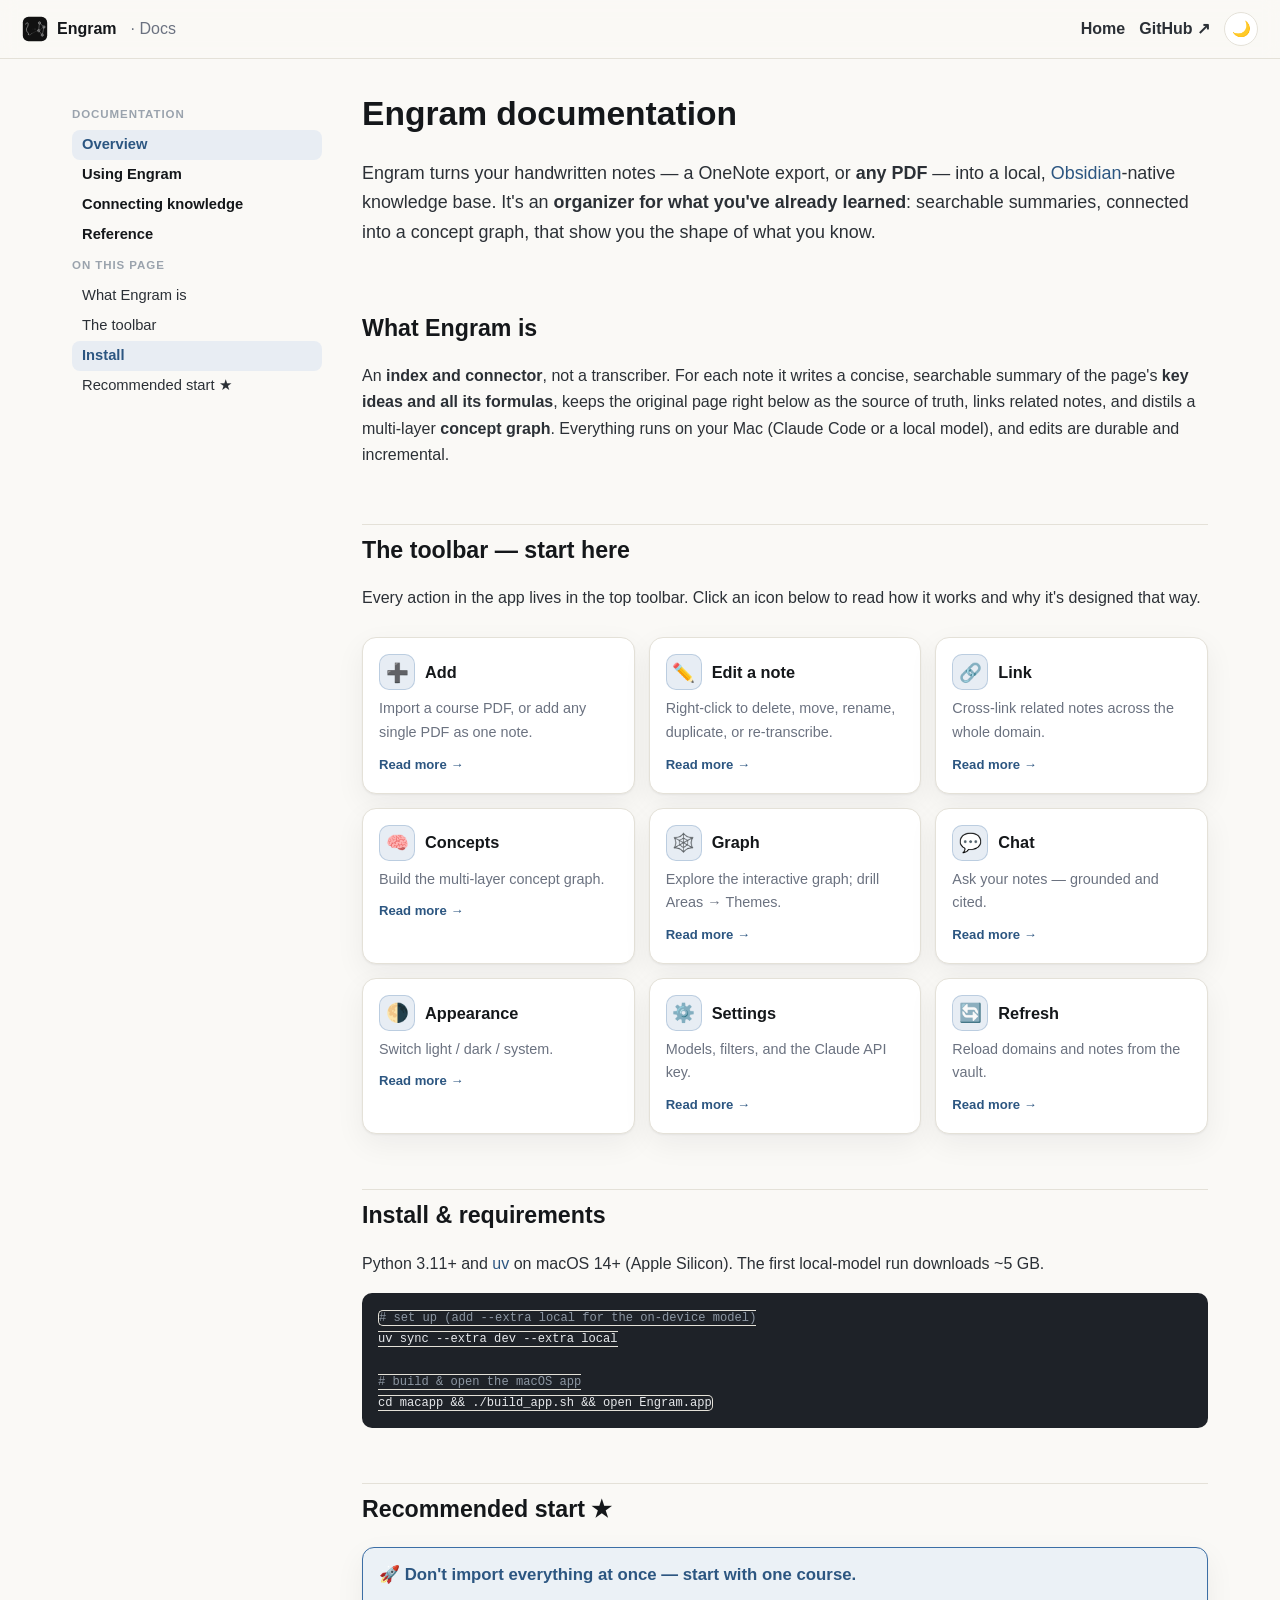
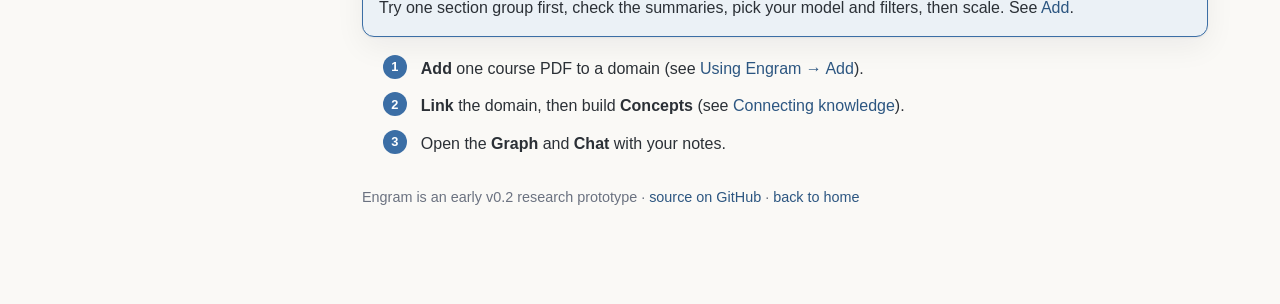
<file: docs/index.html>
<!doctype html>
<html lang="en">
<head>
  <meta charset="utf-8" />
  <meta name="viewport" content="width=device-width, initial-scale=1" />
  <title>Engram — Documentation</title>
  <meta name="description" content="Engram documentation hub: an overview of every toolbar action, each linking to its own page — ingesting notes, connecting them into a graph, chatting, and the full reference." />
  <meta name="color-scheme" content="light dark" />
  <script>
    (function () {
      try {
        var t = localStorage.getItem('engram-theme');
        if (t === 'dark' || t === 'light') document.documentElement.setAttribute('data-theme', t);
      } catch (e) {}
    })();
  </script>
  <link rel="icon" href="../assets/engram_logo.svg" type="image/svg+xml" />
  <link rel="stylesheet" href="../styles.css" />
  <link rel="stylesheet" href="docs.css" />
</head>
<body>
  <header class="docs-top">
    <a class="docs-top__brand" href="../index.html">
      <img src="../assets/engram_logo.svg" alt="Engram logo" /> Engram
    </a>
    <span class="docs-top__tag">· Docs</span>
    <span class="docs-top__spacer"></span>
    <a class="docs-top__link" href="../index.html">Home</a>
    <a class="docs-top__link" href="https://github.com/KevinBian107/engram" target="_blank" rel="noopener">GitHub ↗</a>
    <button class="nav__theme" id="theme-toggle" type="button"
            aria-label="Toggle light / dark theme" title="Toggle light / dark theme">
      <span class="nav__theme-icon" aria-hidden="true">🌙</span>
    </button>
  </header>

  <div class="docs-wrap">
    <aside class="docs-side">
      <h4>Documentation</h4>
      <a class="pagelink active" href="index.html">Overview</a>
      <a class="pagelink" href="using.html">Using Engram</a>
      <a class="pagelink" href="connect.html">Connecting knowledge</a>
      <a class="pagelink" href="reference.html">Reference</a>
      <h4 class="onthispage">On this page</h4>
      <a href="#overview">What Engram is</a>
      <a href="#toolbar">The toolbar</a>
      <a href="#install">Install</a>
      <a href="#start">Recommended start ★</a>
    </aside>

    <main class="docs-main">
      <h1>Engram documentation</h1>
      <p class="docs-lede">
        Engram turns your handwritten notes — a OneNote export, or <strong>any PDF</strong> — into a
        local, <a href="https://obsidian.md" target="_blank" rel="noopener">Obsidian</a>-native
        knowledge base. It's an <strong>organizer for what you've already learned</strong>: searchable
        summaries, connected into a concept graph, that show you the shape of what you know.
      </p>

      <h2 id="overview">What Engram is</h2>
      <p>
        An <strong>index and connector</strong>, not a transcriber. For each note it writes a concise,
        searchable summary of the page's <strong>key ideas and all its formulas</strong>, keeps the
        original page right below as the source of truth, links related notes, and distils a
        multi-layer <strong>concept graph</strong>. Everything runs on your Mac (Claude Code or a local
        model), and edits are durable and incremental.
      </p>

      <h2 id="toolbar">The toolbar — start here</h2>
      <p>Every action in the app lives in the top toolbar. Click an icon below to read how it works and
        why it's designed that way.</p>
      <div class="icongrid">
        <a class="iconcard" href="using.html#add">
          <div class="iconcard__top"><span class="iconcard__glyph">➕</span><span class="iconcard__name">Add</span></div>
          <p>Import a course PDF, or add any single PDF as one note.</p>
          <span class="iconcard__more">Read more →</span>
        </a>
        <a class="iconcard" href="using.html#edit">
          <div class="iconcard__top"><span class="iconcard__glyph">✏️</span><span class="iconcard__name">Edit a note</span></div>
          <p>Right-click to delete, move, rename, duplicate, or re-transcribe.</p>
          <span class="iconcard__more">Read more →</span>
        </a>
        <a class="iconcard" href="connect.html#link">
          <div class="iconcard__top"><span class="iconcard__glyph">🔗</span><span class="iconcard__name">Link</span></div>
          <p>Cross-link related notes across the whole domain.</p>
          <span class="iconcard__more">Read more →</span>
        </a>
        <a class="iconcard" href="connect.html#concepts">
          <div class="iconcard__top"><span class="iconcard__glyph">🧠</span><span class="iconcard__name">Concepts</span></div>
          <p>Build the multi-layer concept graph.</p>
          <span class="iconcard__more">Read more →</span>
        </a>
        <a class="iconcard" href="connect.html#graph">
          <div class="iconcard__top"><span class="iconcard__glyph">🕸️</span><span class="iconcard__name">Graph</span></div>
          <p>Explore the interactive graph; drill Areas → Themes.</p>
          <span class="iconcard__more">Read more →</span>
        </a>
        <a class="iconcard" href="connect.html#chat">
          <div class="iconcard__top"><span class="iconcard__glyph">💬</span><span class="iconcard__name">Chat</span></div>
          <p>Ask your notes — grounded and cited.</p>
          <span class="iconcard__more">Read more →</span>
        </a>
        <a class="iconcard" href="reference.html#appearance">
          <div class="iconcard__top"><span class="iconcard__glyph">🌗</span><span class="iconcard__name">Appearance</span></div>
          <p>Switch light / dark / system.</p>
          <span class="iconcard__more">Read more →</span>
        </a>
        <a class="iconcard" href="reference.html#settings">
          <div class="iconcard__top"><span class="iconcard__glyph">⚙️</span><span class="iconcard__name">Settings</span></div>
          <p>Models, filters, and the Claude API key.</p>
          <span class="iconcard__more">Read more →</span>
        </a>
        <a class="iconcard" href="reference.html#refresh">
          <div class="iconcard__top"><span class="iconcard__glyph">🔄</span><span class="iconcard__name">Refresh</span></div>
          <p>Reload domains and notes from the vault.</p>
          <span class="iconcard__more">Read more →</span>
        </a>
      </div>

      <h2 id="install">Install &amp; requirements</h2>
      <p>Python 3.11+ and <a href="https://docs.astral.sh/uv/" target="_blank" rel="noopener">uv</a> on
        macOS 14+ (Apple Silicon). The first local-model run downloads ~5&nbsp;GB.</p>
      <pre><code><span class="cmt"># set up (add --extra local for the on-device model)</span>
uv sync --extra dev --extra local

<span class="cmt"># build &amp; open the macOS app</span>
cd macapp &amp;&amp; ./build_app.sh &amp;&amp; open Engram.app</code></pre>

      <h2 id="start">Recommended start ★</h2>
      <div class="callout callout--start">
        <div class="callout__title">🚀 Don't import everything at once — start with one course.</div>
        <p style="margin:.3em 0 0">Try one section group first, check the summaries, pick your model and
          filters, then scale. See <a href="using.html#add">Add</a>.</p>
      </div>
      <ol class="steps">
        <li><strong>Add</strong> one course PDF to a domain (see <a href="using.html#add">Using Engram → Add</a>).</li>
        <li><strong>Link</strong> the domain, then build <strong>Concepts</strong> (see <a href="connect.html">Connecting knowledge</a>).</li>
        <li>Open the <strong>Graph</strong> and <strong>Chat</strong> with your notes.</li>
      </ol>

      <p style="margin-top:2em; color:var(--muted); font-size:.9rem">
        Engram is an early v0.2 research prototype ·
        <a href="https://github.com/KevinBian107/engram" target="_blank" rel="noopener">source on GitHub</a> ·
        <a href="../index.html">back to home</a>
      </p>
    </main>
  </div>

  <script>
    (function () {
      var btn = document.getElementById('theme-toggle');
      if (!btn) return;
      var mq = window.matchMedia('(prefers-color-scheme: dark)');
      function effective() {
        var t = document.documentElement.getAttribute('data-theme');
        return (t === 'dark' || t === 'light') ? t : (mq.matches ? 'dark' : 'light');
      }
      function render() {
        var icon = btn.querySelector('.nav__theme-icon');
        if (icon) icon.textContent = effective() === 'dark' ? '☀️' : '🌙';
      }
      btn.addEventListener('click', function () {
        var next = effective() === 'dark' ? 'light' : 'dark';
        document.documentElement.setAttribute('data-theme', next);
        try { localStorage.setItem('engram-theme', next); } catch (e) {}
        render();
      });
      if (mq.addEventListener) mq.addEventListener('change', render);
      render();
    })();
    (function () {
      var links = Array.prototype.slice.call(document.querySelectorAll(".docs-side a[href^='#']"));
      var map = {}; links.forEach(function (a) { map[a.getAttribute("href").slice(1)] = a; });
      var obs = new IntersectionObserver(function (es) {
        es.forEach(function (e) {
          if (e.isIntersecting) { links.forEach(function (l) { l.classList.remove("active"); });
            var a = map[e.target.id]; if (a) a.classList.add("active"); }
        });
      }, { rootMargin: "-80px 0px -70% 0px" });
      document.querySelectorAll(".docs-main h2[id]").forEach(function (h) { obs.observe(h); });
    })();
  </script>
</body>
</html>
</file>
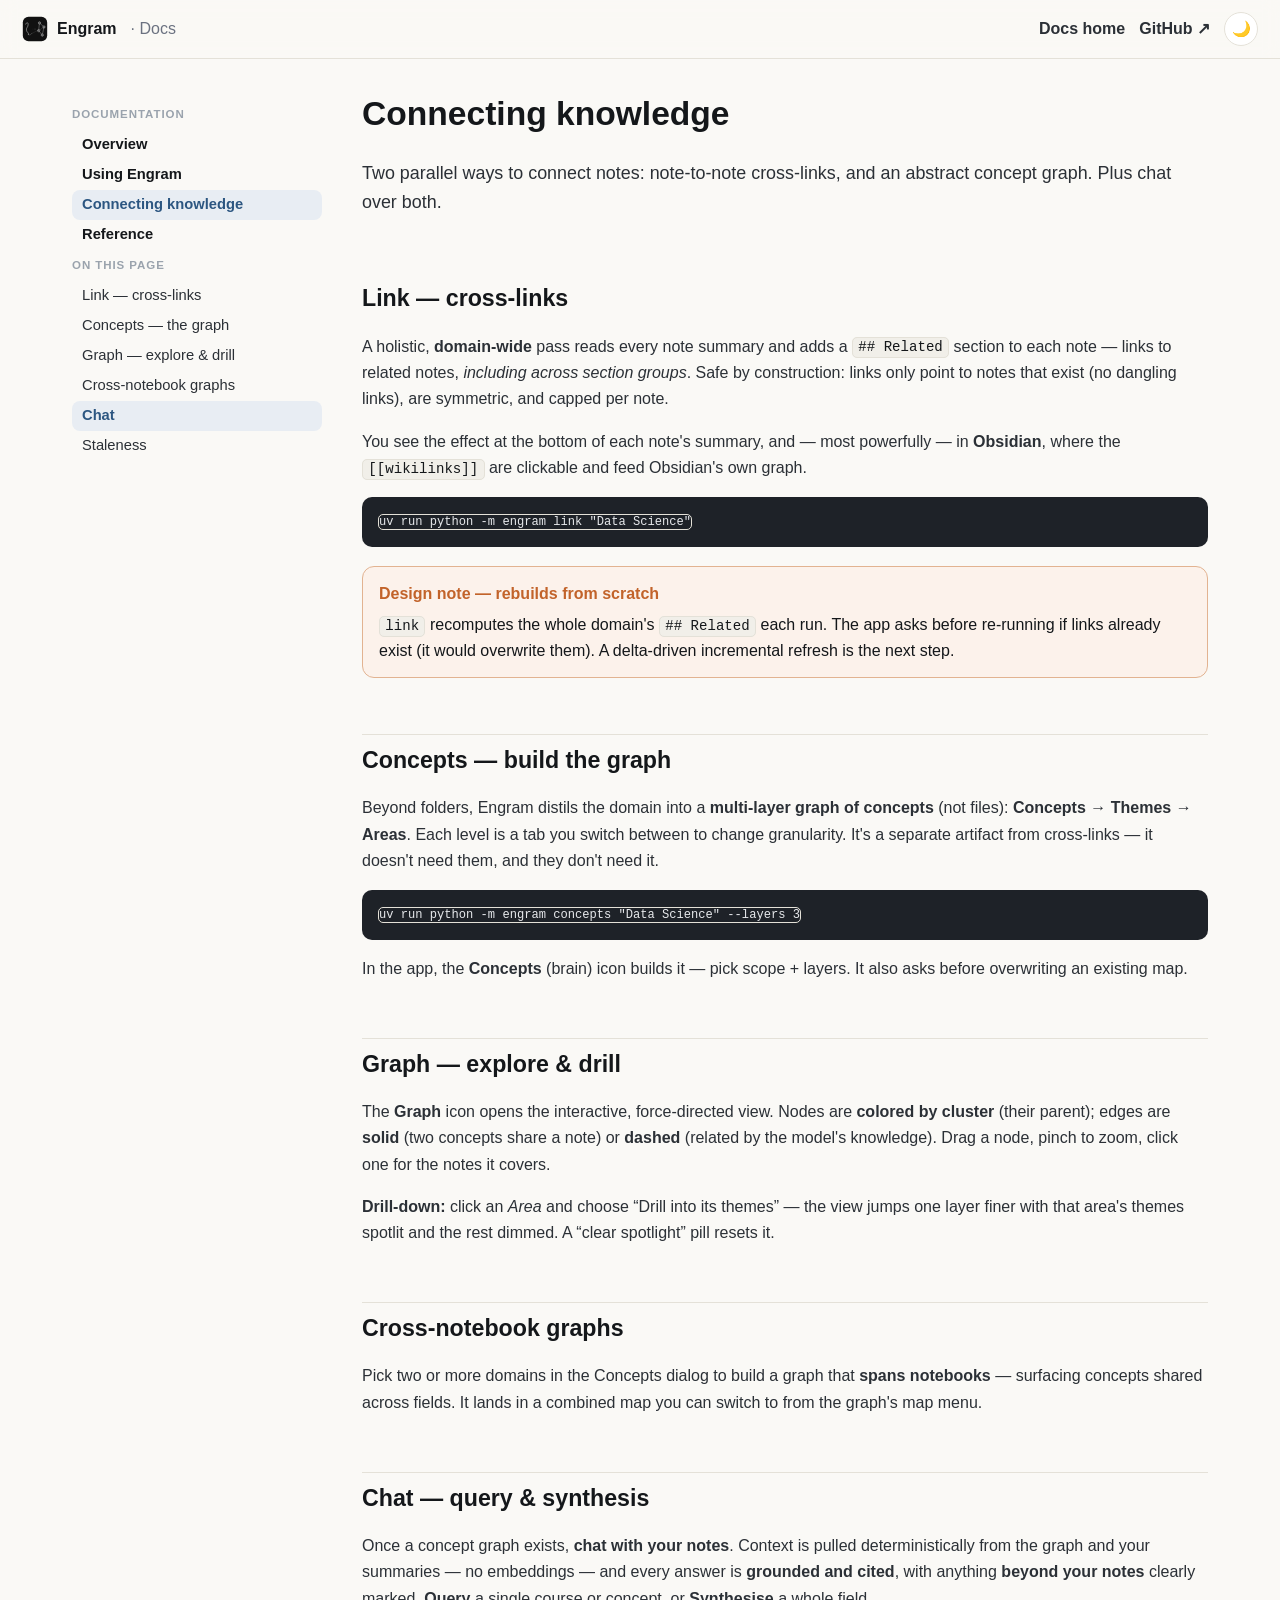
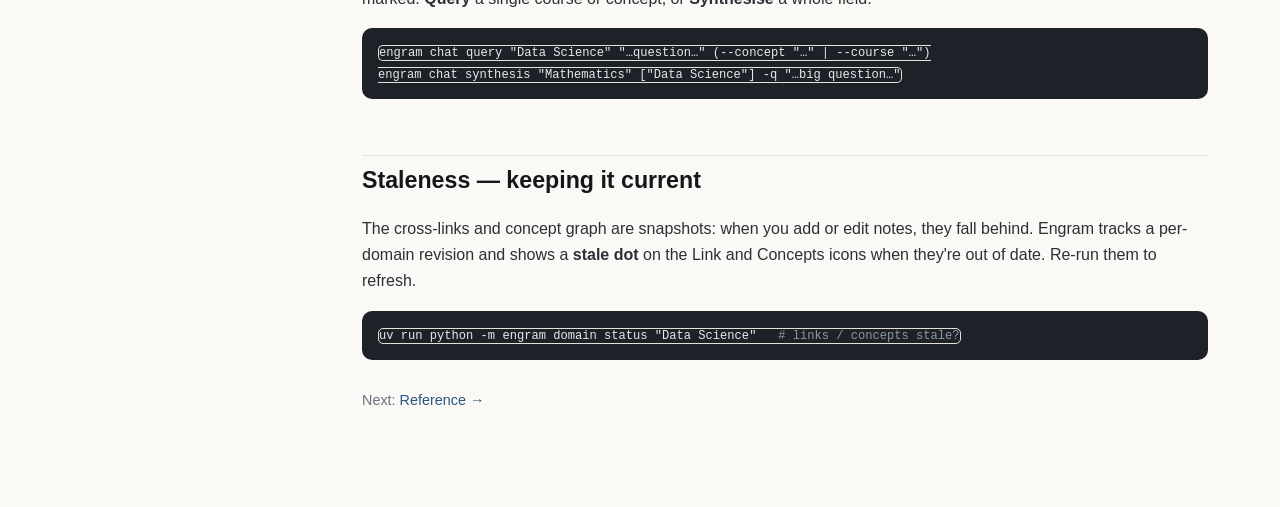
<file: docs/connect.html>
<!doctype html>
<html lang="en">
<head>
  <meta charset="utf-8" />
  <meta name="viewport" content="width=device-width, initial-scale=1" />
  <title>Engram Docs — Connecting knowledge</title>
  <meta name="description" content="Connecting knowledge in Engram: cross-links, the multi-layer concept graph, drilling Areas into Themes, cross-notebook graphs, and grounded cited chat." />
  <meta name="color-scheme" content="light dark" />
  <script>
    (function () { try { var t = localStorage.getItem('engram-theme');
      if (t === 'dark' || t === 'light') document.documentElement.setAttribute('data-theme', t); } catch (e) {} })();
  </script>
  <link rel="icon" href="../assets/engram_logo.svg" type="image/svg+xml" />
  <link rel="stylesheet" href="../styles.css" />
  <link rel="stylesheet" href="docs.css" />
</head>
<body>
  <header class="docs-top">
    <a class="docs-top__brand" href="../index.html">
      <img src="../assets/engram_logo.svg" alt="Engram logo" /> Engram
    </a>
    <span class="docs-top__tag">· Docs</span>
    <span class="docs-top__spacer"></span>
    <a class="docs-top__link" href="index.html">Docs home</a>
    <a class="docs-top__link" href="https://github.com/KevinBian107/engram" target="_blank" rel="noopener">GitHub ↗</a>
    <button class="nav__theme" id="theme-toggle" type="button" aria-label="Toggle light / dark theme" title="Toggle light / dark theme">
      <span class="nav__theme-icon" aria-hidden="true">🌙</span>
    </button>
  </header>

  <div class="docs-wrap">
    <aside class="docs-side">
      <h4>Documentation</h4>
      <a class="pagelink" href="index.html">Overview</a>
      <a class="pagelink" href="using.html">Using Engram</a>
      <a class="pagelink active" href="connect.html">Connecting knowledge</a>
      <a class="pagelink" href="reference.html">Reference</a>
      <h4 class="onthispage">On this page</h4>
      <a href="#link">Link — cross-links</a>
      <a href="#concepts">Concepts — the graph</a>
      <a href="#graph">Graph — explore &amp; drill</a>
      <a href="#crossnotebook">Cross-notebook graphs</a>
      <a href="#chat">Chat</a>
      <a href="#stale">Staleness</a>
    </aside>

    <main class="docs-main">
      <h1>Connecting knowledge</h1>
      <p class="docs-lede">Two parallel ways to connect notes: note-to-note cross-links, and an
        abstract concept graph. Plus chat over both.</p>

      <h2 id="link">Link — cross-links</h2>
      <p>A holistic, <strong>domain-wide</strong> pass reads every note summary and adds a
        <code>## Related</code> section to each note — links to related notes, <em>including across
        section groups</em>. Safe by construction: links only point to notes that exist (no dangling
        links), are symmetric, and capped per note.</p>
      <p>You see the effect at the bottom of each note's summary, and — most powerfully — in
        <strong>Obsidian</strong>, where the <code>[[wikilinks]]</code> are clickable and feed
        Obsidian's own graph.</p>
      <pre><code>uv run python -m engram link "Data Science"</code></pre>
      <div class="callout callout--warn">
        <div class="callout__title">Design note — rebuilds from scratch</div>
        <code>link</code> recomputes the whole domain's <code>## Related</code> each run. The app asks
        before re-running if links already exist (it would overwrite them). A delta-driven incremental
        refresh is the next step.
      </div>

      <h2 id="concepts">Concepts — build the graph</h2>
      <p>Beyond folders, Engram distils the domain into a <strong>multi-layer graph of concepts</strong>
        (not files): <strong>Concepts → Themes → Areas</strong>. Each level is a tab you switch between
        to change granularity. It's a separate artifact from cross-links — it doesn't need them, and
        they don't need it.</p>
      <pre><code>uv run python -m engram concepts "Data Science" --layers 3</code></pre>
      <p>In the app, the <strong>Concepts</strong> (brain) icon builds it — pick scope + layers. It also
        asks before overwriting an existing map.</p>

      <h2 id="graph">Graph — explore &amp; drill</h2>
      <p>The <strong>Graph</strong> icon opens the interactive, force-directed view. Nodes are
        <strong>colored by cluster</strong> (their parent); edges are <strong>solid</strong> (two
        concepts share a note) or <strong>dashed</strong> (related by the model's knowledge). Drag a
        node, pinch to zoom, click one for the notes it covers.</p>
      <p><strong>Drill-down:</strong> click an <em>Area</em> and choose “Drill into its themes” — the
        view jumps one layer finer with that area's themes spotlit and the rest dimmed. A “clear
        spotlight” pill resets it.</p>

      <h2 id="crossnotebook">Cross-notebook graphs</h2>
      <p>Pick two or more domains in the Concepts dialog to build a graph that <strong>spans
        notebooks</strong> — surfacing concepts shared across fields. It lands in a combined map you can
        switch to from the graph's map menu.</p>

      <h2 id="chat">Chat — query &amp; synthesis</h2>
      <p>Once a concept graph exists, <strong>chat with your notes</strong>. Context is pulled
        deterministically from the graph and your summaries — no embeddings — and every answer is
        <strong>grounded and cited</strong>, with anything <strong>beyond your notes</strong> clearly
        marked. <strong>Query</strong> a single course or concept, or <strong>Synthesise</strong> a
        whole field.</p>
      <pre><code>engram chat query "Data Science" "…question…" (--concept "…" | --course "…")
engram chat synthesis "Mathematics" ["Data Science"] -q "…big question…"</code></pre>

      <h2 id="stale">Staleness — keeping it current</h2>
      <p>The cross-links and concept graph are snapshots: when you add or edit notes, they fall behind.
        Engram tracks a per-domain revision and shows a <strong>stale dot</strong> on the Link and
        Concepts icons when they're out of date. Re-run them to refresh.</p>
      <pre><code>uv run python -m engram domain status "Data Science"   <span class="cmt"># links / concepts stale?</span></code></pre>

      <p style="margin-top:2em; color:var(--muted); font-size:.9rem">
        Next: <a href="reference.html">Reference →</a>
      </p>
    </main>
  </div>

  <script>
    (function () {
      var btn = document.getElementById('theme-toggle'); if (!btn) return;
      var mq = window.matchMedia('(prefers-color-scheme: dark)');
      function eff() { var t = document.documentElement.getAttribute('data-theme');
        return (t === 'dark' || t === 'light') ? t : (mq.matches ? 'dark' : 'light'); }
      function render() { var i = btn.querySelector('.nav__theme-icon'); if (i) i.textContent = eff() === 'dark' ? '☀️' : '🌙'; }
      btn.addEventListener('click', function () { var n = eff() === 'dark' ? 'light' : 'dark';
        document.documentElement.setAttribute('data-theme', n); try { localStorage.setItem('engram-theme', n); } catch (e) {} render(); });
      if (mq.addEventListener) mq.addEventListener('change', render); render();
    })();
    (function () {
      var links = Array.prototype.slice.call(document.querySelectorAll(".docs-side a[href^='#']"));
      var map = {}; links.forEach(function (a) { map[a.getAttribute("href").slice(1)] = a; });
      var obs = new IntersectionObserver(function (es) { es.forEach(function (e) {
        if (e.isIntersecting) { links.forEach(function (l) { l.classList.remove("active"); });
          var a = map[e.target.id]; if (a) a.classList.add("active"); } });
      }, { rootMargin: "-80px 0px -70% 0px" });
      document.querySelectorAll(".docs-main h2[id]").forEach(function (h) { obs.observe(h); });
    })();
  </script>
</body>
</html>
</file>
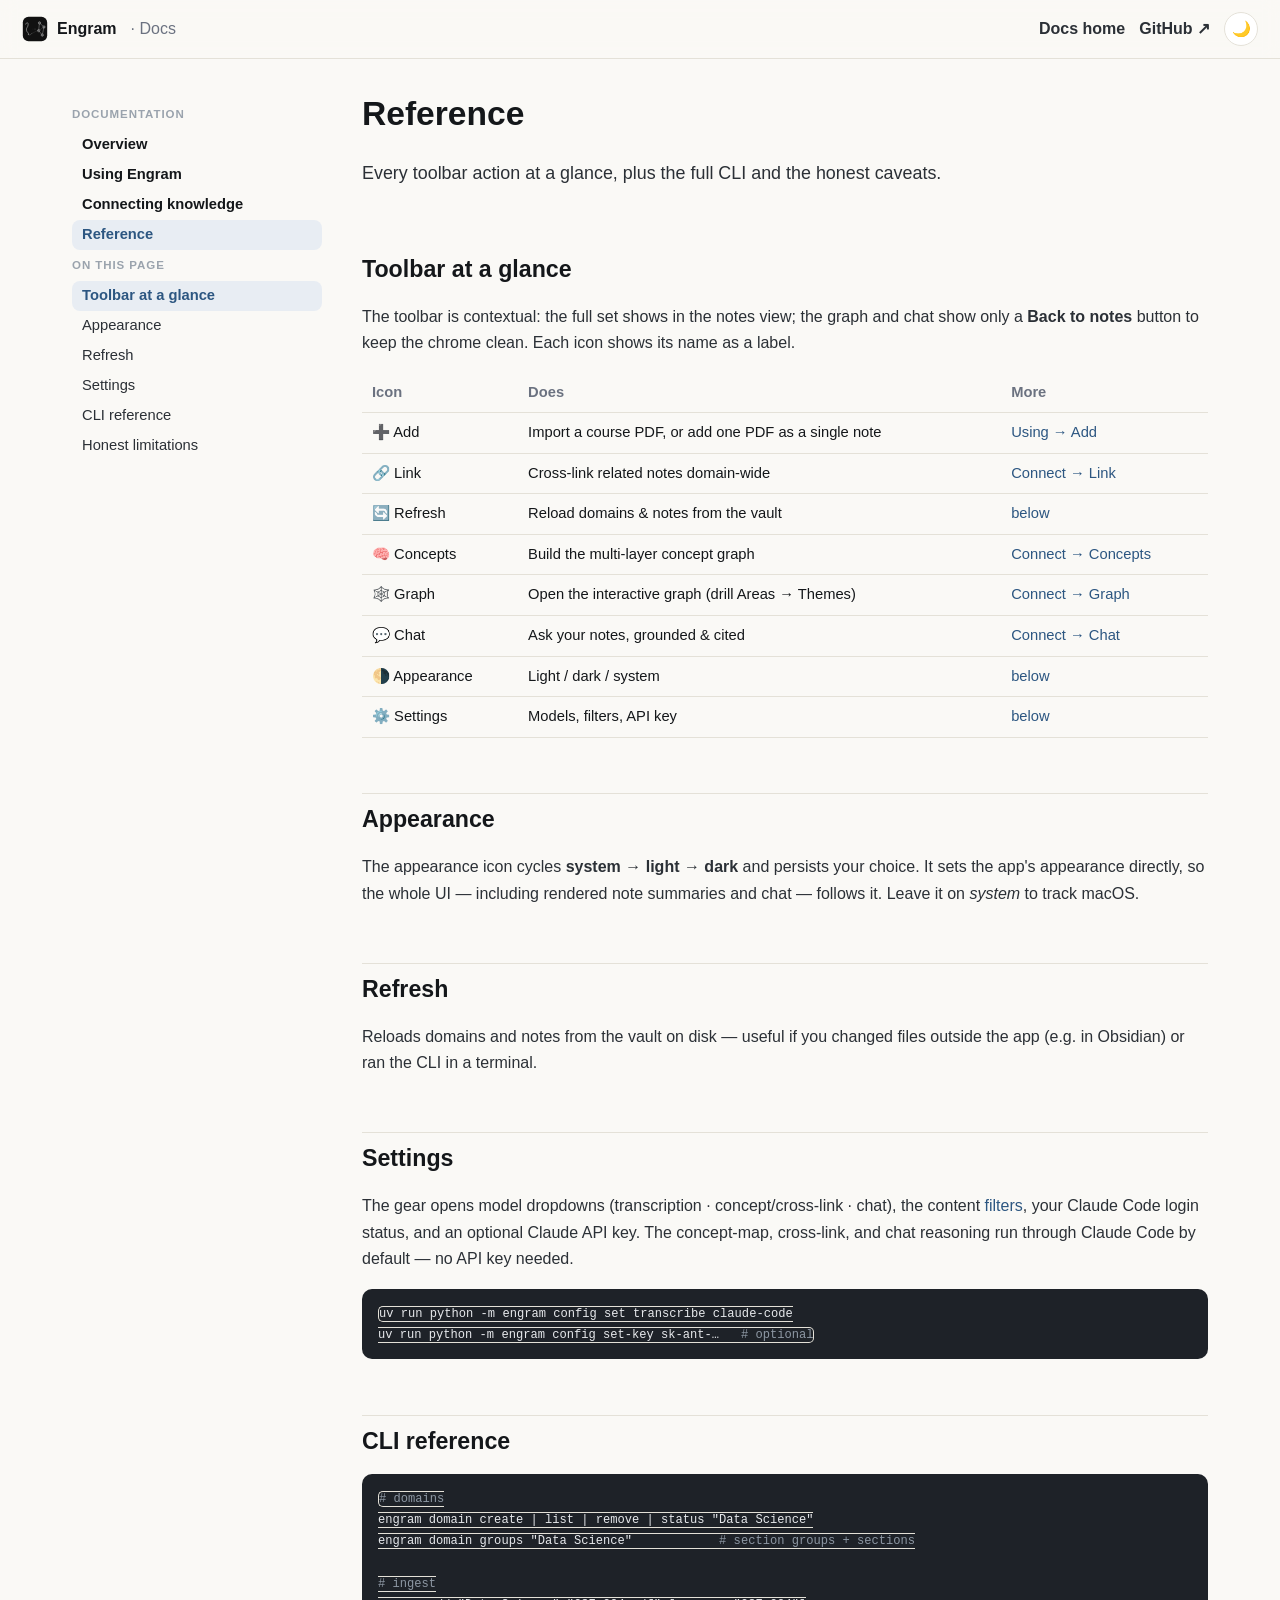
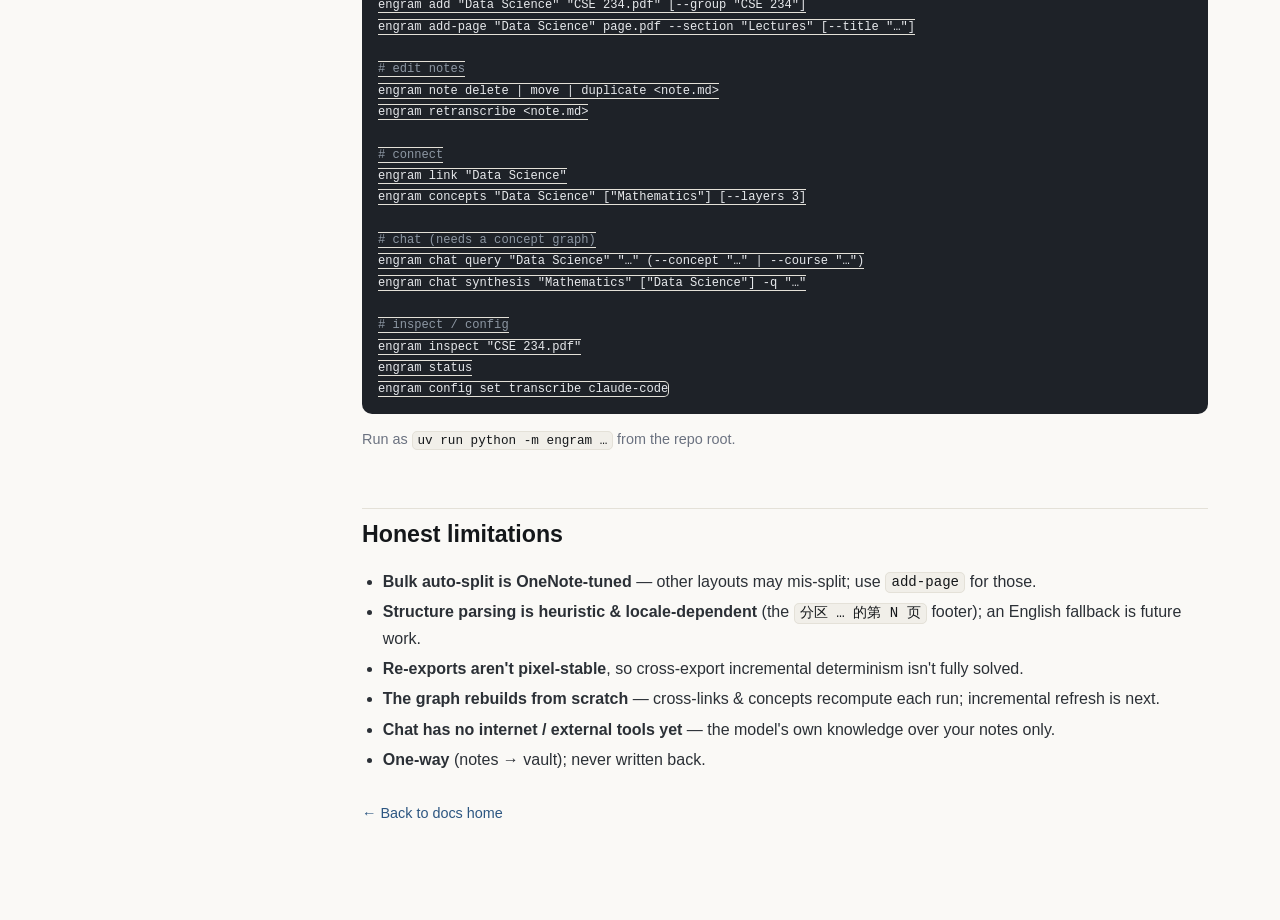
<file: docs/reference.html>
<!doctype html>
<html lang="en">
<head>
  <meta charset="utf-8" />
  <meta name="viewport" content="width=device-width, initial-scale=1" />
  <title>Engram Docs — Reference</title>
  <meta name="description" content="Engram reference: every toolbar icon at a glance, appearance (light/dark/system), settings, refresh, the full CLI, and honest limitations." />
  <meta name="color-scheme" content="light dark" />
  <script>
    (function () { try { var t = localStorage.getItem('engram-theme');
      if (t === 'dark' || t === 'light') document.documentElement.setAttribute('data-theme', t); } catch (e) {} })();
  </script>
  <link rel="icon" href="../assets/engram_logo.svg" type="image/svg+xml" />
  <link rel="stylesheet" href="../styles.css" />
  <link rel="stylesheet" href="docs.css" />
</head>
<body>
  <header class="docs-top">
    <a class="docs-top__brand" href="../index.html">
      <img src="../assets/engram_logo.svg" alt="Engram logo" /> Engram
    </a>
    <span class="docs-top__tag">· Docs</span>
    <span class="docs-top__spacer"></span>
    <a class="docs-top__link" href="index.html">Docs home</a>
    <a class="docs-top__link" href="https://github.com/KevinBian107/engram" target="_blank" rel="noopener">GitHub ↗</a>
    <button class="nav__theme" id="theme-toggle" type="button" aria-label="Toggle light / dark theme" title="Toggle light / dark theme">
      <span class="nav__theme-icon" aria-hidden="true">🌙</span>
    </button>
  </header>

  <div class="docs-wrap">
    <aside class="docs-side">
      <h4>Documentation</h4>
      <a class="pagelink" href="index.html">Overview</a>
      <a class="pagelink" href="using.html">Using Engram</a>
      <a class="pagelink" href="connect.html">Connecting knowledge</a>
      <a class="pagelink active" href="reference.html">Reference</a>
      <h4 class="onthispage">On this page</h4>
      <a href="#toolbar">Toolbar at a glance</a>
      <a href="#appearance">Appearance</a>
      <a href="#refresh">Refresh</a>
      <a href="#settings">Settings</a>
      <a href="#cli">CLI reference</a>
      <a href="#limits">Honest limitations</a>
    </aside>

    <main class="docs-main">
      <h1>Reference</h1>
      <p class="docs-lede">Every toolbar action at a glance, plus the full CLI and the honest caveats.</p>

      <h2 id="toolbar">Toolbar at a glance</h2>
      <p>The toolbar is contextual: the full set shows in the notes view; the graph and chat show only a
        <strong>Back to notes</strong> button to keep the chrome clean. Each icon shows its name as a
        label.</p>
      <table class="docs-table">
        <tr><th>Icon</th><th>Does</th><th>More</th></tr>
        <tr><td>➕ Add</td><td>Import a course PDF, or add one PDF as a single note</td><td><a href="using.html#add">Using → Add</a></td></tr>
        <tr><td>🔗 Link</td><td>Cross-link related notes domain-wide</td><td><a href="connect.html#link">Connect → Link</a></td></tr>
        <tr><td>🔄 Refresh</td><td>Reload domains &amp; notes from the vault</td><td><a href="#refresh">below</a></td></tr>
        <tr><td>🧠 Concepts</td><td>Build the multi-layer concept graph</td><td><a href="connect.html#concepts">Connect → Concepts</a></td></tr>
        <tr><td>🕸️ Graph</td><td>Open the interactive graph (drill Areas → Themes)</td><td><a href="connect.html#graph">Connect → Graph</a></td></tr>
        <tr><td>💬 Chat</td><td>Ask your notes, grounded &amp; cited</td><td><a href="connect.html#chat">Connect → Chat</a></td></tr>
        <tr><td>🌗 Appearance</td><td>Light / dark / system</td><td><a href="#appearance">below</a></td></tr>
        <tr><td>⚙️ Settings</td><td>Models, filters, API key</td><td><a href="#settings">below</a></td></tr>
      </table>

      <h2 id="appearance">Appearance</h2>
      <p>The appearance icon cycles <strong>system → light → dark</strong> and persists your choice. It
        sets the app's appearance directly, so the whole UI — including rendered note summaries and
        chat — follows it. Leave it on <em>system</em> to track macOS.</p>

      <h2 id="refresh">Refresh</h2>
      <p>Reloads domains and notes from the vault on disk — useful if you changed files outside the app
        (e.g. in Obsidian) or ran the CLI in a terminal.</p>

      <h2 id="settings">Settings</h2>
      <p>The gear opens model dropdowns (transcription · concept/cross-link · chat), the content
        <a href="using.html#filters">filters</a>, your Claude Code login status, and an optional Claude
        API key. The concept-map, cross-link, and chat reasoning run through Claude Code by default — no
        API key needed.</p>
      <pre><code>uv run python -m engram config set transcribe claude-code
uv run python -m engram config set-key sk-ant-…   <span class="cmt"># optional</span></code></pre>

      <h2 id="cli">CLI reference</h2>
      <pre><code><span class="cmt"># domains</span>
engram domain create | list | remove | status "Data Science"
engram domain groups "Data Science"            <span class="cmt"># section groups + sections</span>

<span class="cmt"># ingest</span>
engram add "Data Science" "CSE 234.pdf" [--group "CSE 234"]
engram add-page "Data Science" page.pdf --section "Lectures" [--title "…"]

<span class="cmt"># edit notes</span>
engram note delete | move | duplicate &lt;note.md&gt;
engram retranscribe &lt;note.md&gt;

<span class="cmt"># connect</span>
engram link "Data Science"
engram concepts "Data Science" ["Mathematics"] [--layers 3]

<span class="cmt"># chat (needs a concept graph)</span>
engram chat query "Data Science" "…" (--concept "…" | --course "…")
engram chat synthesis "Mathematics" ["Data Science"] -q "…"

<span class="cmt"># inspect / config</span>
engram inspect "CSE 234.pdf"
engram status
engram config set transcribe claude-code</code></pre>
      <p style="color:var(--muted); font-size:.9rem">Run as <code>uv run python -m engram …</code> from the repo root.</p>

      <h2 id="limits">Honest limitations</h2>
      <ul>
        <li><strong>Bulk auto-split is OneNote-tuned</strong> — other layouts may mis-split; use <code>add-page</code> for those.</li>
        <li><strong>Structure parsing is heuristic &amp; locale-dependent</strong> (the <code>分区 … 的第 N 页</code> footer); an English fallback is future work.</li>
        <li><strong>Re-exports aren't pixel-stable</strong>, so cross-export incremental determinism isn't fully solved.</li>
        <li><strong>The graph rebuilds from scratch</strong> — cross-links &amp; concepts recompute each run; incremental refresh is next.</li>
        <li><strong>Chat has no internet / external tools yet</strong> — the model's own knowledge over your notes only.</li>
        <li><strong>One-way</strong> (notes → vault); never written back.</li>
      </ul>

      <p style="margin-top:2em; color:var(--muted); font-size:.9rem">
        <a href="index.html">← Back to docs home</a>
      </p>
    </main>
  </div>

  <script>
    (function () {
      var btn = document.getElementById('theme-toggle'); if (!btn) return;
      var mq = window.matchMedia('(prefers-color-scheme: dark)');
      function eff() { var t = document.documentElement.getAttribute('data-theme');
        return (t === 'dark' || t === 'light') ? t : (mq.matches ? 'dark' : 'light'); }
      function render() { var i = btn.querySelector('.nav__theme-icon'); if (i) i.textContent = eff() === 'dark' ? '☀️' : '🌙'; }
      btn.addEventListener('click', function () { var n = eff() === 'dark' ? 'light' : 'dark';
        document.documentElement.setAttribute('data-theme', n); try { localStorage.setItem('engram-theme', n); } catch (e) {} render(); });
      if (mq.addEventListener) mq.addEventListener('change', render); render();
    })();
    (function () {
      var links = Array.prototype.slice.call(document.querySelectorAll(".docs-side a[href^='#']"));
      var map = {}; links.forEach(function (a) { map[a.getAttribute("href").slice(1)] = a; });
      var obs = new IntersectionObserver(function (es) { es.forEach(function (e) {
        if (e.isIntersecting) { links.forEach(function (l) { l.classList.remove("active"); });
          var a = map[e.target.id]; if (a) a.classList.add("active"); } });
      }, { rootMargin: "-80px 0px -70% 0px" });
      document.querySelectorAll(".docs-main h2[id]").forEach(function (h) { obs.observe(h); });
    })();
  </script>
</body>
</html>
</file>
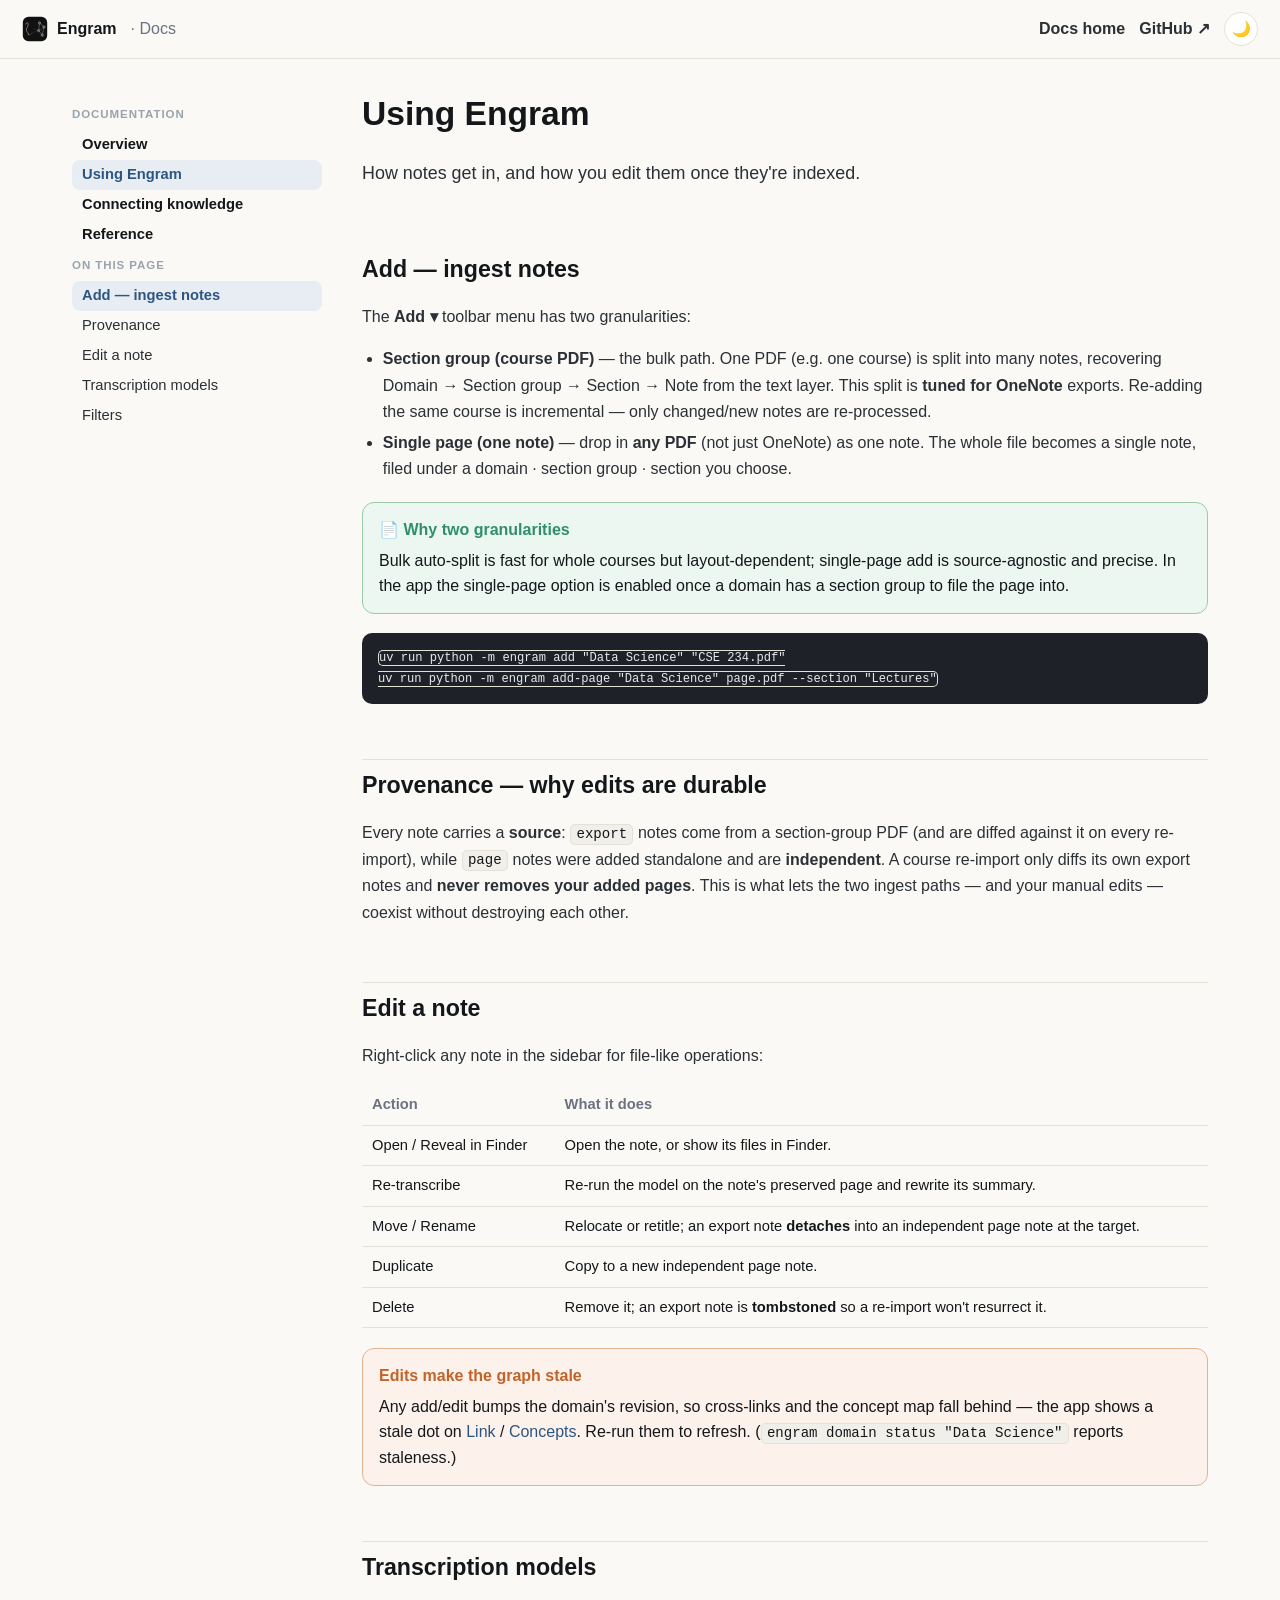
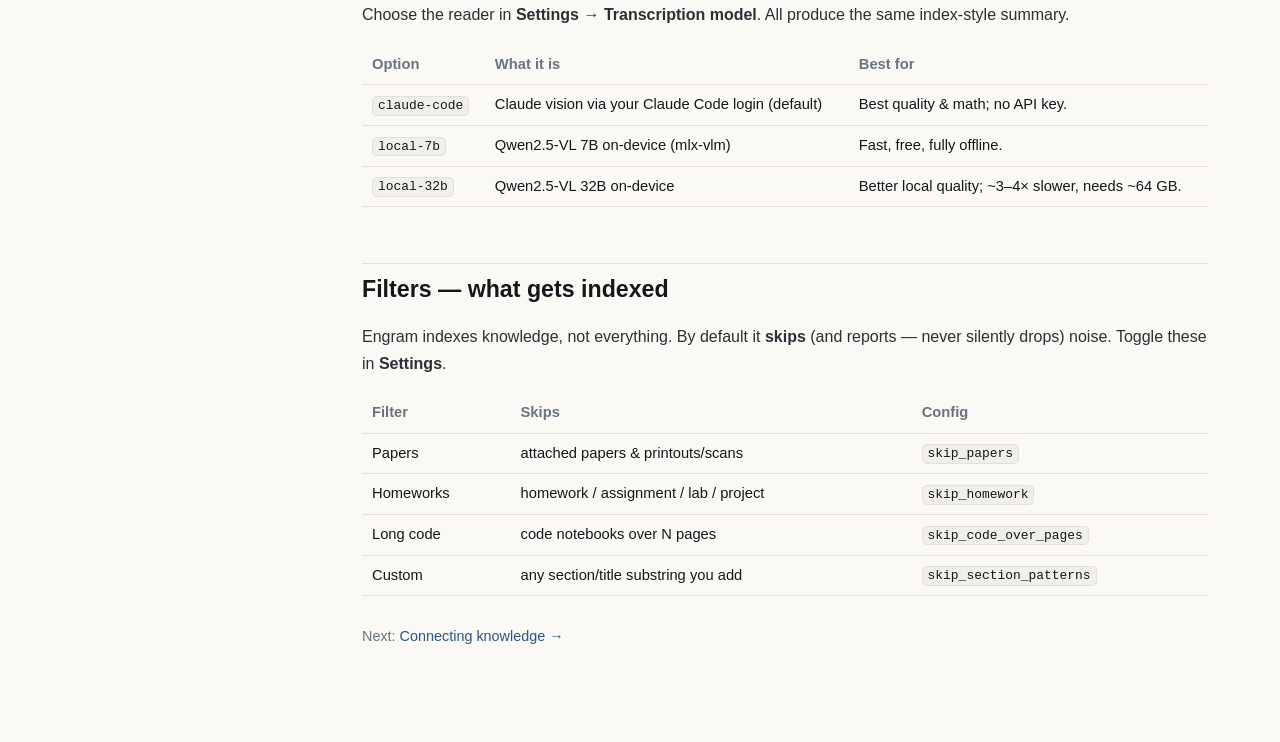
<file: docs/using.html>
<!doctype html>
<html lang="en">
<head>
  <meta charset="utf-8" />
  <meta name="viewport" content="width=device-width, initial-scale=1" />
  <title>Engram Docs — Using Engram</title>
  <meta name="description" content="Using Engram: adding section-group PDFs or any single PDF, editing notes (delete / move / rename / duplicate / re-transcribe), choosing the model, and filters." />
  <meta name="color-scheme" content="light dark" />
  <script>
    (function () { try { var t = localStorage.getItem('engram-theme');
      if (t === 'dark' || t === 'light') document.documentElement.setAttribute('data-theme', t); } catch (e) {} })();
  </script>
  <link rel="icon" href="../assets/engram_logo.svg" type="image/svg+xml" />
  <link rel="stylesheet" href="../styles.css" />
  <link rel="stylesheet" href="docs.css" />
</head>
<body>
  <header class="docs-top">
    <a class="docs-top__brand" href="../index.html">
      <img src="../assets/engram_logo.svg" alt="Engram logo" /> Engram
    </a>
    <span class="docs-top__tag">· Docs</span>
    <span class="docs-top__spacer"></span>
    <a class="docs-top__link" href="index.html">Docs home</a>
    <a class="docs-top__link" href="https://github.com/KevinBian107/engram" target="_blank" rel="noopener">GitHub ↗</a>
    <button class="nav__theme" id="theme-toggle" type="button" aria-label="Toggle light / dark theme" title="Toggle light / dark theme">
      <span class="nav__theme-icon" aria-hidden="true">🌙</span>
    </button>
  </header>

  <div class="docs-wrap">
    <aside class="docs-side">
      <h4>Documentation</h4>
      <a class="pagelink" href="index.html">Overview</a>
      <a class="pagelink active" href="using.html">Using Engram</a>
      <a class="pagelink" href="connect.html">Connecting knowledge</a>
      <a class="pagelink" href="reference.html">Reference</a>
      <h4 class="onthispage">On this page</h4>
      <a href="#add">Add — ingest notes</a>
      <a href="#provenance">Provenance</a>
      <a href="#edit">Edit a note</a>
      <a href="#models">Transcription models</a>
      <a href="#filters">Filters</a>
    </aside>

    <main class="docs-main">
      <h1>Using Engram</h1>
      <p class="docs-lede">How notes get in, and how you edit them once they're indexed.</p>

      <h2 id="add">Add — ingest notes</h2>
      <p>The <strong>Add ▾</strong> toolbar menu has two granularities:</p>
      <ul>
        <li><strong>Section group (course PDF)</strong> — the bulk path. One PDF (e.g. one course) is
          split into many notes, recovering Domain → Section group → Section → Note from the text layer.
          This split is <strong>tuned for OneNote</strong> exports. Re-adding the same course is
          incremental — only changed/new notes are re-processed.</li>
        <li><strong>Single page (one note)</strong> — drop in <strong>any PDF</strong> (not just
          OneNote) as one note. The whole file becomes a single note, filed under a domain · section
          group · section you choose.</li>
      </ul>
      <div class="callout callout--tip">
        <div class="callout__title">📄 Why two granularities</div>
        Bulk auto-split is fast for whole courses but layout-dependent; single-page add is
        source-agnostic and precise. In the app the single-page option is enabled once a domain has a
        section group to file the page into.
      </div>
      <pre><code>uv run python -m engram add "Data Science" "CSE 234.pdf"
uv run python -m engram add-page "Data Science" page.pdf --section "Lectures"</code></pre>

      <h2 id="provenance">Provenance — why edits are durable</h2>
      <p>Every note carries a <strong>source</strong>: <code>export</code> notes come from a
        section-group PDF (and are diffed against it on every re-import), while <code>page</code> notes
        were added standalone and are <strong>independent</strong>. A course re-import only diffs its
        own export notes and <strong>never removes your added pages</strong>. This is what lets the two
        ingest paths — and your manual edits — coexist without destroying each other.</p>

      <h2 id="edit">Edit a note</h2>
      <p>Right-click any note in the sidebar for file-like operations:</p>
      <table class="docs-table">
        <tr><th>Action</th><th>What it does</th></tr>
        <tr><td>Open / Reveal in Finder</td><td>Open the note, or show its files in Finder.</td></tr>
        <tr><td>Re-transcribe</td><td>Re-run the model on the note's preserved page and rewrite its summary.</td></tr>
        <tr><td>Move / Rename</td><td>Relocate or retitle; an export note <strong>detaches</strong> into an independent page note at the target.</td></tr>
        <tr><td>Duplicate</td><td>Copy to a new independent page note.</td></tr>
        <tr><td>Delete</td><td>Remove it; an export note is <strong>tombstoned</strong> so a re-import won't resurrect it.</td></tr>
      </table>
      <div class="callout callout--warn">
        <div class="callout__title">Edits make the graph stale</div>
        Any add/edit bumps the domain's revision, so cross-links and the concept map fall behind — the
        app shows a stale dot on <a href="connect.html#link">Link</a> / <a href="connect.html#concepts">Concepts</a>.
        Re-run them to refresh. (<code>engram domain status "Data Science"</code> reports staleness.)
      </div>

      <h2 id="models">Transcription models</h2>
      <p>Choose the reader in <strong>Settings → Transcription model</strong>. All produce the same
        index-style summary.</p>
      <table class="docs-table">
        <tr><th>Option</th><th>What it is</th><th>Best for</th></tr>
        <tr><td><code>claude-code</code></td><td>Claude vision via your Claude Code login (default)</td><td>Best quality &amp; math; no API key.</td></tr>
        <tr><td><code>local-7b</code></td><td>Qwen2.5-VL 7B on-device (mlx-vlm)</td><td>Fast, free, fully offline.</td></tr>
        <tr><td><code>local-32b</code></td><td>Qwen2.5-VL 32B on-device</td><td>Better local quality; ~3–4× slower, needs ~64 GB.</td></tr>
      </table>

      <h2 id="filters">Filters — what gets indexed</h2>
      <p>Engram indexes knowledge, not everything. By default it <strong>skips</strong> (and reports —
        never silently drops) noise. Toggle these in <strong>Settings</strong>.</p>
      <table class="docs-table">
        <tr><th>Filter</th><th>Skips</th><th>Config</th></tr>
        <tr><td>Papers</td><td>attached papers &amp; printouts/scans</td><td><code>skip_papers</code></td></tr>
        <tr><td>Homeworks</td><td>homework / assignment / lab / project</td><td><code>skip_homework</code></td></tr>
        <tr><td>Long code</td><td>code notebooks over N pages</td><td><code>skip_code_over_pages</code></td></tr>
        <tr><td>Custom</td><td>any section/title substring you add</td><td><code>skip_section_patterns</code></td></tr>
      </table>

      <p style="margin-top:2em; color:var(--muted); font-size:.9rem">
        Next: <a href="connect.html">Connecting knowledge →</a>
      </p>
    </main>
  </div>

  <script>
    (function () {
      var btn = document.getElementById('theme-toggle'); if (!btn) return;
      var mq = window.matchMedia('(prefers-color-scheme: dark)');
      function eff() { var t = document.documentElement.getAttribute('data-theme');
        return (t === 'dark' || t === 'light') ? t : (mq.matches ? 'dark' : 'light'); }
      function render() { var i = btn.querySelector('.nav__theme-icon'); if (i) i.textContent = eff() === 'dark' ? '☀️' : '🌙'; }
      btn.addEventListener('click', function () { var n = eff() === 'dark' ? 'light' : 'dark';
        document.documentElement.setAttribute('data-theme', n); try { localStorage.setItem('engram-theme', n); } catch (e) {} render(); });
      if (mq.addEventListener) mq.addEventListener('change', render); render();
    })();
    (function () {
      var links = Array.prototype.slice.call(document.querySelectorAll(".docs-side a[href^='#']"));
      var map = {}; links.forEach(function (a) { map[a.getAttribute("href").slice(1)] = a; });
      var obs = new IntersectionObserver(function (es) { es.forEach(function (e) {
        if (e.isIntersecting) { links.forEach(function (l) { l.classList.remove("active"); });
          var a = map[e.target.id]; if (a) a.classList.add("active"); } });
      }, { rootMargin: "-80px 0px -70% 0px" });
      document.querySelectorAll(".docs-main h2[id]").forEach(function (h) { obs.observe(h); });
    })();
  </script>
</body>
</html>
</file>
<file: styles.css>
/* ===================================================================
   Engram — website styles
   Palette: ink (#14171a), warm paper, blue (#3b6ea5, sections/concepts),
   orange (#e07a3a, cross-links). Now with a full DARK mode — auto via
   prefers-color-scheme, overridable by the nav sun/moon toggle
   ([data-theme="dark"|"light"] on <html>).
   =================================================================== */

:root {
  --ink:      #14171a;
  --ink-soft: #2b3036;
  --paper:    #ffffff;
  --paper-2:  #faf9f6;   /* warm paper */
  --paper-3:  #f1efe9;
  --line:     #e4e1d8;
  --muted:    #6b7280;
  --muted-2:  #9aa3ad;
  --blue:     #3b6ea5;
  --blue-ink: #2c5681;
  --orange:   #e07a3a;
  --orange-ink:#c2632a;
  --slate:    #e8edf3;

  /* aliases (neutral names for newer rules) */
  --accent:     var(--blue);
  --accent-ink: var(--blue-ink);
  --clay:       var(--orange);

  --nav-bg:   rgba(250,249,246,.82);

  --maxw: 1080px;
  --radius: 14px;
  --shadow: 0 1px 2px rgba(20,23,26,.05), 0 10px 30px rgba(20,23,26,.06);
  --shadow-lg: 0 8px 40px rgba(20,23,26,.12);

  --font: -apple-system, BlinkMacSystemFont, "Segoe UI", Helvetica, Arial, sans-serif;
  --mono: ui-monospace, "SF Mono", "JetBrains Mono", Menlo, Consolas, monospace;
}

/* Dark palette — same blue/orange identity, dark-legible. The dark vars live in
   one reusable declaration applied both on OS-dark (unless the user forced light)
   and when the toggle forces dark. */
:root[data-theme="dark"],
.theme-dark-vars {
  --ink:      #e7eaef;
  --ink-soft: #bcc4ce;
  --paper:    #161a20;
  --paper-2:  #0f1216;
  --paper-3:  #1c222b;
  --line:     #2a313b;
  --muted:    #9aa3ad;
  --muted-2:  #6f7884;
  --blue:     #6fa8dc;
  --blue-ink: #9cc4e6;
  --orange:   #e89a5e;
  --orange-ink:#eaa874;
  --slate:    #1c222b;
  --nav-bg:   rgba(15,18,22,.82);
  --shadow: 0 1px 2px rgba(0,0,0,.35), 0 10px 30px rgba(0,0,0,.45);
  --shadow-lg: 0 8px 40px rgba(0,0,0,.55);
}
@media (prefers-color-scheme: dark) {
  :root:not([data-theme="light"]) {
    --ink:      #e7eaef;
    --ink-soft: #bcc4ce;
    --paper:    #161a20;
    --paper-2:  #0f1216;
    --paper-3:  #1c222b;
    --line:     #2a313b;
    --muted:    #9aa3ad;
    --muted-2:  #6f7884;
    --blue:     #6fa8dc;
    --blue-ink: #9cc4e6;
    --orange:   #e89a5e;
    --orange-ink:#eaa874;
    --slate:    #1c222b;
    --nav-bg:   rgba(15,18,22,.82);
    --shadow: 0 1px 2px rgba(0,0,0,.35), 0 10px 30px rgba(0,0,0,.45);
    --shadow-lg: 0 8px 40px rgba(0,0,0,.55);
  }
  :root:not([data-theme="light"]) img:not([src$=".svg"]) { filter: brightness(.9); }
}
:root[data-theme="dark"] img:not([src$=".svg"]) { filter: brightness(.9); }

* { box-sizing: border-box; }

html { scroll-behavior: smooth; scroll-padding-top: 72px; }

body {
  margin: 0;
  font-family: var(--font);
  color: var(--ink);
  background: var(--paper-2);
  line-height: 1.6;
  -webkit-font-smoothing: antialiased;
  text-rendering: optimizeLegibility;
}

a { color: var(--blue-ink); text-decoration: none; }
a:hover { text-decoration: underline; }

code, pre { font-family: var(--mono); }
code {
  font-size: .9em;
  background: var(--paper-3);
  padding: .1em .4em;
  border-radius: 5px;
  border: 1px solid var(--line);
}

/* ============================ NAV ============================ */
.nav {
  position: sticky; top: 0; z-index: 50;
  display: flex; align-items: center; gap: 1.2rem;
  padding: .7rem clamp(1rem, 4vw, 2.4rem);
  background: var(--nav-bg);
  backdrop-filter: saturate(160%) blur(12px);
  border-bottom: 1px solid var(--line);
}
.nav__brand {
  display: flex; align-items: center; gap: .55rem;
  font-weight: 800; font-size: 1.1rem; color: var(--ink);
  letter-spacing: -.01em;
}
.nav__brand img { border-radius: 7px; }
.nav__brand:hover { text-decoration: none; }
.nav__links {
  display: flex; gap: 1.1rem; margin-left: auto;
  font-size: .92rem; flex-wrap: wrap;
}
.nav__links a { color: var(--muted); font-weight: 500; }
.nav__links a:hover { color: var(--ink); text-decoration: none; }
.nav__links a.active { color: var(--blue-ink); }
.nav__cta {
  font-weight: 600; font-size: .9rem; color: var(--ink);
  border: 1px solid var(--ink); border-radius: 999px;
  padding: .35rem .9rem; transition: .15s;
}
.nav__cta:hover { background: var(--ink); color: var(--paper); text-decoration: none; }

.nav__theme {
  display: inline-flex; align-items: center; justify-content: center;
  width: 34px; height: 34px; border-radius: 999px;
  border: 1px solid var(--line); background: var(--paper); color: var(--ink);
  cursor: pointer; font-size: .95rem; line-height: 1; transition: .15s;
}
.nav__theme:hover { box-shadow: var(--shadow); transform: translateY(-1px); }

/* hamburger — hidden on desktop, opens the link menu on phones */
.nav__burger {
  display: none; align-items: center; justify-content: center;
  width: 34px; height: 34px; border-radius: 999px;
  border: 1px solid var(--line); background: var(--paper); color: var(--ink);
  cursor: pointer; font-size: 1.05rem; line-height: 1; transition: .15s;
}
.nav__burger:hover { box-shadow: var(--shadow); transform: translateY(-1px); }

@media (max-width: 760px) {
  /* .nav stays position:sticky (a positioned containing block for the dropdown) */
  .nav__theme { margin-left: auto; }
  .nav__burger { display: inline-flex; }
  /* the links become a full-width dropdown panel under the bar, toggled by the burger */
  .nav__links {
    display: none; position: absolute; top: 100%; left: 0; right: 0;
    flex-direction: column; gap: 0; margin: 0; padding: .4rem 0;
    background: var(--paper);   /* solid so links stay legible over any content */
    border-bottom: 1px solid var(--line); box-shadow: var(--shadow-lg);
  }
  .nav--open .nav__links { display: flex; }
  .nav__links a { padding: .75rem clamp(1rem, 4vw, 2.4rem); font-size: 1rem; }
  .nav__links a:hover { background: var(--paper-3); color: var(--ink); text-decoration: none; }
}

/* ============================ HERO ============================ */
.hero {
  position: relative;
  padding: clamp(3rem, 8vw, 6rem) clamp(1rem, 5vw, 2rem) 0;
  text-align: center;
  background:
    radial-gradient(60% 70% at 50% -10%, rgba(59,110,165,.12), transparent 70%),
    radial-gradient(40% 50% at 85% 0%, rgba(224,122,58,.08), transparent 70%);
}
.hero__inner { max-width: 820px; margin: 0 auto; }
.hero__eyebrow {
  text-transform: uppercase; letter-spacing: .16em;
  font-size: .72rem; font-weight: 700; color: var(--muted-2);
  margin: 0 0 1rem;
}
.hero__title {
  font-size: clamp(2.3rem, 6.2vw, 4rem);
  line-height: 1.05; letter-spacing: -.03em; font-weight: 820;
  margin: 0 0 1.2rem;
}
.grad {
  background: linear-gradient(95deg, var(--blue) 10%, var(--orange) 90%);
  -webkit-background-clip: text; background-clip: text; color: transparent;
}
.hero__lede {
  font-size: clamp(1.02rem, 2.2vw, 1.22rem);
  color: var(--ink-soft); max-width: 680px; margin: 0 auto 1.6rem;
}
.hero__badges {
  display: flex; gap: .6rem; justify-content: center; flex-wrap: wrap;
  margin-bottom: 1.8rem;
}
.badge {
  font-size: .82rem; font-weight: 600; color: var(--ink-soft);
  background: var(--paper); border: 1px solid var(--line);
  border-radius: 999px; padding: .4rem .85rem; box-shadow: var(--shadow);
}
.hero__cta { display: flex; gap: .7rem; justify-content: center; flex-wrap: wrap; }
.hero__by { margin-top: 1.4rem; font-size: .88rem; color: var(--muted); }

.btn {
  display: inline-block; font-weight: 600; font-size: .95rem;
  padding: .7rem 1.3rem; border-radius: 999px;
  border: 1px solid var(--line); background: var(--paper); color: var(--ink);
  box-shadow: var(--shadow); transition: transform .12s, box-shadow .15s;
}
.btn:hover { text-decoration: none; transform: translateY(-1px); box-shadow: var(--shadow-lg); }
.btn--primary { background: var(--ink); color: var(--paper); border-color: var(--ink); }
.btn--wide { display: block; text-align: center; margin-top: 1rem; }

/* prototype banner */
.protobar {
  max-width: var(--maxw); margin: clamp(2.5rem, 6vw, 4rem) auto 0;
  display: flex; align-items: center; gap: .9rem;
  background: var(--slate); border: 1px solid var(--line);
  border-radius: var(--radius); padding: .85rem 1.1rem;
  font-size: .92rem; color: var(--ink-soft);
}
.protobar__tag {
  flex: none; font-size: .68rem; font-weight: 800; letter-spacing: .1em;
  color: #fff; background: var(--orange);
  padding: .25rem .55rem; border-radius: 6px;
}
.protobar a { color: var(--orange-ink); font-weight: 700; }

/* ============================ SECTIONS ============================ */
.section {
  max-width: var(--maxw); margin: 0 auto;
  padding: clamp(3.5rem, 8vw, 6rem) clamp(1rem, 5vw, 2rem);
}
.section__head { max-width: 720px; margin: 0 auto clamp(2rem, 5vw, 3rem); text-align: center; }
.section__head h2 {
  font-size: clamp(1.7rem, 4vw, 2.5rem); letter-spacing: -.02em;
  line-height: 1.1; margin: 0 0 .7rem; font-weight: 800;
}
.section__sub { font-size: 1.05rem; color: var(--muted); margin: 0; }
.section__sub code { font-size: .85em; }

/* reveal-on-scroll */
.reveal { opacity: 0; transform: translateY(18px); transition: opacity .6s ease, transform .6s ease; }
.reveal.in { opacity: 1; transform: none; }
@media (prefers-reduced-motion: reduce) {
  .reveal { opacity: 1; transform: none; transition: none; }
  html { scroll-behavior: auto; }
}

/* ============================ WHAT IT IS ============================ */
.whatgrid {
  display: grid; grid-template-columns: 1fr auto 1fr; gap: 1rem; align-items: center;
}
.whatcard {
  background: var(--paper); border: 1px solid var(--line); border-radius: var(--radius);
  padding: 1.4rem; box-shadow: var(--shadow); min-height: 230px;
  min-width: 0;   /* let the grid track shrink below content width (tree lines ellipsize) */
}
.whatcard__label {
  text-transform: uppercase; letter-spacing: .14em; font-size: .68rem;
  font-weight: 800; color: var(--muted-2); margin-bottom: 1rem;
}
.pdfblob { text-align: center; }
.pdfblob__pages {
  position: relative; width: 92px; height: 116px; margin: .4rem auto 1rem;
  background: var(--paper); border: 1px solid var(--line); border-radius: 6px;
  box-shadow: 6px 6px 0 #efece4, 12px 12px 0 #f5f3ec;
}
.pdfblob__pages::before {
  content: "PDF"; position: absolute; inset: auto 0 8px; text-align: center;
  font: 800 .7rem/1 var(--mono); color: var(--orange);
}
.pdfblob__name { font-weight: 700; }
.pdfblob__meta { color: var(--muted); font-size: .85rem; margin-top: .3rem; }

.whatarrow {
  display: flex; flex-direction: column; align-items: center; gap: .4rem;
  color: var(--blue-ink); font: 600 .8rem var(--mono);
}
.vaulttree { font-size: .92rem; }
.tline { padding: .12rem 0; white-space: nowrap; overflow: hidden; text-overflow: ellipsis; }
.tind1 { padding-left: 1.1rem; }
.tind2 { padding-left: 2.2rem; }
.tind3 { padding-left: 3.3rem; }
.tnode { font-weight: 600; }
.tnode em { font-style: normal; font-weight: 400; opacity: .55; font-size: .85em; }
.tnode--dom { color: var(--ink); }
.tnode--sec { color: var(--blue-ink); }
.tnode--md  { color: var(--ink-soft); font-weight: 500; }
.tpdf { color: var(--muted-2); font-size: .78rem; margin-left: .4rem; }
.trel { }
.treltxt { color: var(--orange-ink); font: 600 .82rem var(--mono); }

@media (max-width: 760px) {
  .whatgrid { grid-template-columns: 1fr; }
  /* stacked: keep the "engram build" label upright above a compact down arrow
     (the wide SVG, rotated, became a long off-center line overlapping the cards) */
  .whatarrow { margin: .2rem 0; }
  .whatarrow svg { display: none; }
  .whatarrow::after { content: "\2193"; font-size: 1.6rem; line-height: 1; color: var(--blue-ink); }
  /* tighten the vault-tree indents so deep notes fit a phone column */
  .vaulttree { font-size: .82rem; }
  .tind1 { padding-left: .8rem; }
  .tind2 { padding-left: 1.6rem; }
  .tind3 { padding-left: 2.4rem; }
}

/* ============================ GRAPH ============================ */
.section--graph { }
.graphstage {
  position: relative; margin: 0;
  background:
    radial-gradient(80% 90% at 50% 30%, #fff, var(--paper-2));
  border: 1px solid var(--line); border-radius: 20px;
  box-shadow: var(--shadow-lg); overflow: hidden;
}
#graph-canvas { display: block; width: 100%; height: 540px; touch-action: none; cursor: grab; }
#graph-canvas:active { cursor: grabbing; }
.graphstage__legend {
  position: absolute; left: 14px; bottom: 12px;
  display: flex; gap: .9rem; flex-wrap: wrap;
  background: var(--paper); backdrop-filter: blur(6px);
  border: 1px solid var(--line); border-radius: 10px; padding: .5rem .7rem;
  font-size: .78rem; color: var(--ink-soft);
}
.lg { display: inline-flex; align-items: center; gap: .35rem; }
.lg em { color: var(--muted-2); font-style: italic; }
.dot { width: 11px; height: 11px; border-radius: 50%; display: inline-block; }
.dot--dom { background: var(--ink); }
.dot--con { background: var(--blue); }
.dot--md  { background: #c9d4e0; border: 1px solid #aebccd; }
.line { width: 18px; height: 0; display: inline-block; }
.line--hier { border-top: 2px solid var(--muted-2); }
.line--cross { border-top: 2px dashed var(--orange); }
.graphstage__reset {
  position: absolute; right: 14px; top: 14px;
  font: 600 .8rem var(--font); color: var(--ink);
  background: var(--paper); border: 1px solid var(--line);
  border-radius: 999px; padding: .35rem .8rem; cursor: pointer;
}
.graphstage__reset:hover { background: var(--paper); box-shadow: var(--shadow); }
.graphstage__cap {
  position: absolute; right: 14px; bottom: 12px; max-width: 46%;
  text-align: right; font-size: .74rem; color: var(--muted);
}
.graphstage__cap code { font-size: .85em; }
@media (max-width: 760px) {
  #graph-canvas { height: 440px; }
  .graphstage__cap { display: none; }
}

/* ============================ PIPELINE / TRANSFORM ============================ */
.transform {
  display: grid; grid-template-columns: 1fr auto 1.2fr; gap: 1.2rem; align-items: center;
  margin-bottom: clamp(2.5rem, 6vw, 4rem);
}
/* raw page — a real notebook leaf (white in both themes, like a scan) */
.paper {
  position: relative; overflow: hidden;
  background:
    repeating-linear-gradient(transparent, transparent 19px, #dfe7f0 19px, #dfe7f0 20px),
    #fffdf8;
  border: 1px solid var(--line); border-radius: 10px;
  box-shadow: var(--shadow), inset 34px 0 0 -33px #e7b3b0;  /* faint margin rule */
  padding: 1.1rem 1.1rem 1.6rem 2.1rem; min-height: 220px;
  min-width: 0;   /* don't let the page card overflow its single-column track on mobile */
}
/* punch holes down the left margin */
.paper::before {
  content: ""; position: absolute; left: 9px; top: 22px; width: 7px; height: 7px;
  border-radius: 50%; background: #eef0f2; box-shadow:
    0 46px 0 #eef0f2, 0 92px 0 #eef0f2, 0 138px 0 #eef0f2;
  box-shadow:
    inset 0 0 0 1px #d7dde4, 0 46px 0 #eef0f2, 0 46px 0 1px #d7dde4,
    0 92px 0 #eef0f2, 0 92px 0 1px #d7dde4, 0 138px 0 #eef0f2, 0 138px 0 1px #d7dde4;
}
.paper__title {
  font: 700 1.15rem var(--font); color: #14171a;
  transform: rotate(-1.5deg); margin-bottom: .4rem;
}
.ink { width: 100%; height: auto; }
.ink path, .ink circle { fill: none; stroke: #2d3a8c; stroke-width: 2.4; stroke-linecap: round; stroke-linejoin: round; }
.ink--diagram { stroke: #8a4b1f !important; }
/* draw-on animation */
.ink path, .ink circle {
  stroke-dasharray: 600; stroke-dashoffset: 600;
}
.transform.in .ink path, .transform.in .ink circle {
  animation: draw 2.2s ease forwards;
}
.transform.in .ink path:nth-child(2){ animation-delay:.3s }
.transform.in .ink path:nth-child(3){ animation-delay:.6s }
.transform.in .ink path:nth-child(4){ animation-delay:.9s }
.transform.in .ink .ink--diagram { animation-delay:1.2s }
@keyframes draw { to { stroke-dashoffset: 0; } }
.paper__scan {
  position: absolute; left: 0; right: 0; top: 0; height: 46px;
  background: linear-gradient(180deg, rgba(59,110,165,.28), rgba(59,110,165,0));
  border-bottom: 2px solid rgba(59,110,165,.7);
  opacity: 0;
}
.transform.in .paper__scan { animation: scan 2.6s ease-in-out .2s 1 forwards; }
@keyframes scan {
  0% { opacity: 1; transform: translateY(-46px); }
  85% { opacity: 1; }
  100% { opacity: 0; transform: translateY(220px); }
}
.paper__tag {
  position: absolute; left: 1.1rem; bottom: .55rem;
  font: 600 .72rem var(--mono); color: var(--muted-2);
}
.transform__arrow {
  display: flex; flex-direction: column; align-items: center; gap: .5rem;
  color: var(--blue-ink);
}
.transform__chip {
  font: 600 .74rem var(--font); color: var(--blue-ink);
  background: var(--slate); border: 1px solid var(--line); border-radius: 999px;
  padding: .3rem .7rem; text-align: center;
}
/* markdown card */
.mdcard {
  background: var(--paper); border: 1px solid var(--line); border-radius: 10px;
  box-shadow: var(--shadow); padding: 1.1rem 1.3rem 1.3rem;
  opacity: 0; transform: translateY(10px);
  min-width: 0;   /* the embedded-code line scrolls inside, not past the viewport */
}
.transform.in .mdcard { animation: rise .55s ease 1.1s forwards; }
@keyframes rise { to { opacity: 1; transform: none; } }
/* the note "writes itself": each block fades/slides in in sequence after the scan */
.mdcard > * { opacity: 0; transform: translateY(7px); }
.transform.in .mdcard > * { animation: writein .45s ease forwards; }
.transform.in .mdcard__fm  { animation-delay: 1.45s; }
.transform.in .md-h1       { animation-delay: 1.65s; }
.transform.in .md-h2       { animation-delay: 1.85s; }
.transform.in .md-p        { animation-delay: 2.0s;  }
.transform.in .md-ul       { animation-delay: 2.15s; }
.transform.in .md-math     { animation-delay: 2.35s; }
.transform.in .md-code     { animation-delay: 2.55s; }
.transform.in .mdcard__rel { animation-delay: 2.75s; }
@keyframes writein { to { opacity: 1; transform: none; } }
/* the reader chip pulses while the page is being scanned */
.transform.in .transform__chip { animation: chippulse 1.4s ease-in-out 2 .2s; }
@keyframes chippulse {
  0%,100% { box-shadow: 0 0 0 0 rgba(59,110,165,0); }
  50% { box-shadow: 0 0 0 5px rgba(59,110,165,.16); }
}
.mdcard__fm {
  display: flex; flex-direction: column; gap: 2px;
  font: 500 .76rem var(--mono); color: var(--muted);
  background: var(--paper-3); border-left: 3px solid var(--blue);
  border-radius: 0 6px 6px 0; padding: .5rem .7rem; margin-bottom: .9rem;
}
.md-h1 { font-size: 1.3rem; margin: 0 0 .5rem; letter-spacing: -.01em; }
.md-h2 { font: 700 .82rem var(--mono); color: var(--blue-ink); margin: .8rem 0 .3rem; }
.md-p { margin: .3rem 0; color: var(--ink-soft); font-size: .95rem; }
.md-ul { margin: .3rem 0; padding-left: 1.2rem; color: var(--ink-soft); font-size: .95rem; }
.md-ul li { margin: .15rem 0; }
.md-math {
  background: var(--paper-3); border: 1px dashed var(--line); border-radius: 8px;
  text-align: center; padding: .5rem; margin: .7rem 0;
  font: 500 .95rem var(--mono); color: var(--blue-ink);
}
.md-code {
  background: #0f1419; color: #e8edf3; border-radius: 8px;
  padding: .6rem .8rem; font-size: .82rem; overflow-x: auto; margin: .6rem 0 .4rem;
  min-width: 0;   /* pair with overflow-x so the long [[…]] line scrolls in place */
}
.md-code .cmt { color: #8aa0b8; }
.mdcard__rel {
  font: 600 .82rem var(--mono); color: var(--orange-ink); margin-top: .7rem;
  padding-top: .6rem; border-top: 1px dashed var(--line);
}
.mdcard__rel a {
  color: var(--orange-ink); background: color-mix(in srgb, var(--orange) 12%, transparent);
  border: 1px solid color-mix(in srgb, var(--orange) 35%, transparent);
  border-radius: 999px; padding: .05rem .5rem;
}

@media (max-width: 820px) {
  .transform { grid-template-columns: 1fr; }
  /* stacked: chip on top, a compact down arrow below (same as the Read→Connect→Use steps) */
  .transform__arrow { margin: .3rem 0; }
  .transform__arrow svg { display: none; }
  .transform__arrow::after { content: "\2193"; font-size: 1.7rem; line-height: 1; color: var(--blue-ink); }
}

/* flow — three steps: Read → Connect → Use, with connecting arrows + a staggered
   reveal when the row scrolls into view. */
.flow {
  list-style: none; margin: 0; padding: 0;
  display: grid; grid-template-columns: repeat(3, 1fr); gap: 2.2rem;
}
.flow__step {
  position: relative; text-align: center;
  background: var(--paper); border: 1px solid var(--line);
  border-radius: 16px; padding: 2.1rem 1.3rem 1.4rem; box-shadow: var(--shadow);
  /* start state for the staggered reveal */
  opacity: 0; transform: translateY(16px); transition: opacity .55s ease, transform .55s ease;
}
.flow.in .flow__step { opacity: 1; transform: none; }
.flow.in .flow__step:nth-child(1) { transition-delay: .05s; }
.flow.in .flow__step:nth-child(2) { transition-delay: .35s; }
.flow.in .flow__step:nth-child(3) { transition-delay: .65s; }
/* connecting arrow between steps */
.flow__step:not(:last-child)::after {
  content: "→"; position: absolute; right: -1.55rem; top: 50%;
  transform: translateY(-50%); font-size: 1.4rem; font-weight: 700;
  color: var(--muted-2);
}
.flow__n {
  display: grid; place-items: center; margin: 0 auto .8rem;
  width: 2.6rem; height: 2.6rem; border-radius: 50%;
  font: 800 1.1rem var(--font); color: #fff;
  background: linear-gradient(135deg, var(--blue), var(--blue-ink));
  box-shadow: 0 6px 16px rgba(59,110,165,.3);
}
.flow__step:nth-child(3) .flow__n {
  background: linear-gradient(135deg, var(--orange), var(--orange-ink));
  box-shadow: 0 6px 16px rgba(224,122,58,.3);
}
.flow__step b { display: block; font-size: 1.2rem; letter-spacing: -.01em; margin-bottom: .4rem; }
.flow__step > span { color: var(--muted); font-size: .92rem; }
.flow__step em { color: var(--blue-ink); font-style: normal; font-weight: 600; }
@media (max-width: 760px) {
  .flow { grid-template-columns: 1fr; gap: 1.4rem; }
  .flow__step:not(:last-child)::after {
    content: "↓"; right: 50%; top: auto; bottom: -1.25rem; transform: translateX(50%);
  }
}

/* ============================ FEATURES (bento) ============================ */
.features { display: grid; grid-template-columns: repeat(6, 1fr); gap: 1.1rem; }
.feat {
  grid-column: span 2;
  position: relative; overflow: hidden;
  background: var(--paper); border: 1px solid var(--line); border-radius: var(--radius);
  padding: 1.5rem; box-shadow: var(--shadow);
  transition: transform .15s, box-shadow .2s, border-color .2s;
}
.feat:hover {
  transform: translateY(-3px); box-shadow: var(--shadow-lg);
  border-color: color-mix(in srgb, var(--blue) 35%, var(--line));
}
/* a featured, wider lead card */
.feat--wide { grid-column: span 3; }
.feat--accent { grid-column: span 3; }
.feat__ic {
  display: inline-grid; place-items: center;
  width: 2.6rem; height: 2.6rem; border-radius: 12px; font-size: 1.35rem;
  background: color-mix(in srgb, var(--blue) 12%, transparent);
  border: 1px solid color-mix(in srgb, var(--blue) 25%, transparent);
  margin-bottom: .8rem;
}
.feat--accent .feat__ic {
  background: color-mix(in srgb, var(--orange) 14%, transparent);
  border-color: color-mix(in srgb, var(--orange) 30%, transparent);
}
.feat h3 { margin: 0 0 .4rem; font-size: 1.14rem; letter-spacing: -.01em; }
.feat h3 em { color: var(--orange-ink); font-style: italic; }
.feat p { margin: 0; color: var(--muted); font-size: .93rem; }
@media (max-width: 900px) {
  .features { grid-template-columns: 1fr 1fr; }
  .feat, .feat--wide, .feat--accent { grid-column: span 1; }
}
@media (max-width: 560px) { .features { grid-template-columns: 1fr; } }

/* ============================ GET STARTED ============================ */
.section--start { }
.codecol { display: grid; grid-template-columns: 1.3fr 1fr; gap: 1.2rem; align-items: start; }
.codeblock {
  background: #0f1419; border: 1px solid #232a31; border-radius: 12px;
  overflow: hidden; box-shadow: var(--shadow-lg);
  min-width: 0;   /* the inner <pre> scrolls; the block never widens the page on mobile */
}
.codeblock__bar {
  display: flex; align-items: center; justify-content: space-between;
  padding: .5rem .8rem; background: #0b0f13; border-bottom: 1px solid #232a31;
  font: 600 .78rem var(--mono); color: #6f8295;
}
.copy {
  font: 600 .74rem var(--font); color: #aebccd; background: transparent;
  border: 1px solid #2c3640; border-radius: 6px; padding: .2rem .55rem; cursor: pointer;
}
.copy:hover { color: #fff; border-color: #46535f; }
.copy.copied { color: #7ee0a0; border-color: #2f6b48; }
.codeblock pre { margin: 0; padding: 1rem 1.1rem; overflow-x: auto; }
.codeblock code { background: none; border: none; padding: 0; color: #dbe4ec; font-size: .86rem; line-height: 1.7; }
.codeblock .cmt { color: #6f8295; }
.codeblock--mini { margin: .6rem 0 0; }
.codeblock--mini pre { padding: .7rem .9rem; }
.codenote { color: var(--muted); font-size: .92rem; min-width: 0; }
/* the long ~/Engram/<Domain>/… path must wrap, not force the column wider than the phone */
.codenote code { font-size: .82em; overflow-wrap: anywhere; }
@media (max-width: 820px) { .codecol { grid-template-columns: 1fr; } }

/* ============================ STATUS ============================ */
.section--status { }
.statusgrid { display: grid; grid-template-columns: 1fr 1fr; gap: 1.1rem; }
.statuscol {
  background: var(--paper); border: 1px solid var(--line);
  border-radius: var(--radius); padding: 1.4rem; box-shadow: var(--shadow);
}
.statuscol h3 { margin: 0 0 .7rem; font-size: 1.1rem; }
.statuscol ul { margin: 0; padding-left: 1.1rem; color: var(--ink-soft); font-size: .93rem; }
.statuscol li { margin: .35rem 0; }
.statuscol--yes { border-top: 3px solid #3fae6e; }
.statuscol--yes h3 { color: #2f8a55; }
.statuscol--soon { border-top: 3px solid var(--orange); }
.statuscol--soon h3 { color: var(--orange-ink); }
@media (max-width: 720px) { .statusgrid { grid-template-columns: 1fr; } }

/* ============================ FOOTER ============================ */
.footer { background: #14171a; color: #c7ced6; margin-top: 2rem; }
.footer__inner {
  max-width: var(--maxw); margin: 0 auto;
  display: grid; grid-template-columns: 1.4fr 1fr 1fr; gap: 2rem;
  padding: clamp(2.5rem, 6vw, 4rem) clamp(1rem, 5vw, 2rem) 1.5rem;
}
.footer h3 { color: #fff; font-size: 1rem; margin: 0 0 .8rem; }
.footer__tag { font-style: italic; color: #98a2ad; font-size: .9rem; }
.footer a { color: var(--accent-ink); }
.footer a:hover { color: #fff; }
.reflist { list-style: none; margin: 0; padding: 0; font-size: .9rem; }
.reflist li { margin: .4rem 0; color: #98a2ad; }
.footer__fine {
  max-width: var(--maxw); margin: 0 auto; padding: 0 clamp(1rem,5vw,2rem) 2.5rem;
  font-size: .8rem; color: #6f7984; border-top: 1px solid #262c33; padding-top: 1.2rem;
}
@media (max-width: 720px) { .footer__inner { grid-template-columns: 1fr; gap: 1.5rem; } }

/* ===================== CHAT (v0.2) ===================== */
.section--chat { background: linear-gradient(180deg, var(--paper-2), var(--paper)); }
.tagpill {
  display: inline-block; font-size: .72rem; font-weight: 700; letter-spacing: .04em;
  color: #fff; background: var(--blue); padding: .2em .7em; border-radius: 999px; margin-bottom: .6rem;
}
.chatwrap {
  display: grid; grid-template-columns: 1.15fr .85fr; gap: 28px; align-items: start;
  max-width: 1040px; margin: 0 auto;
}
@media (max-width: 820px) { .chatwrap { grid-template-columns: 1fr; } }

/* the mock chat window */
.chatdemo {
  margin: 0; border: 1px solid var(--line); border-radius: 16px; overflow: hidden;
  background: var(--paper); box-shadow: 0 12px 34px rgba(20,23,26,.10);
}
.chatdemo__bar {
  display: flex; align-items: center; gap: 8px; padding: 10px 12px;
  background: var(--blue); color: #fff;
}
.chatdemo__mode {
  font-size: .76rem; font-weight: 600; padding: .18em .6em; border-radius: 999px;
  background: rgba(255,255,255,.16);
}
.chatdemo__mode--on { background: var(--paper); color: var(--blue-ink); }
.chatdemo__scope { margin-left: auto; font-size: .72rem; opacity: .9; }
.chatdemo__body { padding: 16px; display: flex; flex-direction: column; gap: 12px; min-height: 300px; }

.cmsg { font-size: .9rem; line-height: 1.5; }
.cmsg p { margin: 0 0 .5em; }
.cmsg--user {
  align-self: flex-end; max-width: 80%; background: var(--slate); color: var(--ink);
  padding: 9px 13px; border-radius: 13px 13px 3px 13px;
  opacity: 0; transform: translateY(10px);
}
.chatwrap.in .cmsg--user { animation: crise .5s ease .2s forwards; }
.cmsg--ai { align-self: flex-start; max-width: 92%; }
.cmsg__think { color: var(--muted); font-style: italic; opacity: 0; }
.chatwrap.in .cmsg__think { animation: thinkcycle 1.5s ease .7s forwards; }
.cmsg__ans {
  background: var(--paper-2); border: 1px solid var(--line); border-radius: 3px 13px 13px 13px;
  padding: 11px 14px; opacity: 0; transform: translateY(10px);
}
.chatwrap.in .cmsg__ans { animation: crise .6s ease 1.9s forwards; }
.cmath {
  font-family: var(--mono); font-size: .86rem; background: var(--paper); border: 1px solid var(--line);
  border-radius: 6px; padding: 7px 10px; color: var(--blue-ink);
}
.cmsg__cites { display: flex; flex-wrap: wrap; align-items: center; gap: 6px; margin-top: .4em; }
.cmsg__cl { font-size: .7rem; font-weight: 700; color: var(--muted); text-transform: uppercase; }
.cchip {
  font-size: .74rem; padding: .2em .6em; border-radius: 999px;
  background: rgba(59,110,165,.12); color: var(--blue-ink); border: 1px solid rgba(59,110,165,.25);
  opacity: 0; transform: scale(.9);
}
.chatwrap.in .cchip { animation: pop .4s ease forwards; }
.chatwrap.in .cchip:nth-of-type(1) { animation-delay: 2.5s; }
.chatwrap.in .cchip:nth-of-type(2) { animation-delay: 2.7s; }
.cmsg__beyond {
  margin-top: .6em; font-size: .8rem; color: var(--orange-ink); font-style: italic;
  border-top: 1px dashed var(--line); padding-top: .5em; opacity: 0;
}
.chatwrap.in .cmsg__beyond { animation: cfade .6s ease 3s forwards; }

/* feature list beside the demo */
.chatfeat { list-style: none; padding: 0; margin: 0; display: flex; flex-direction: column; gap: 14px; }
.chatfeat li { display: flex; flex-direction: column; gap: 2px; padding-left: 16px; position: relative; }
.chatfeat li::before {
  content: ""; position: absolute; left: 0; top: 7px; width: 7px; height: 7px;
  border-radius: 50%; background: var(--blue);
}
.chatfeat b { font-size: .98rem; color: var(--ink); }
.chatfeat span { font-size: .9rem; color: var(--ink-soft); line-height: 1.5; }

@keyframes crise { to { opacity: 1; transform: none; } }
@keyframes pop { to { opacity: 1; transform: none; } }
@keyframes cfade { to { opacity: 1; } }
@keyframes thinkcycle { 0% { opacity: 0; } 25% { opacity: 1; } 80% { opacity: 1; } 100% { opacity: 0; } }
@media (prefers-reduced-motion: reduce) {
  .cmsg--user, .cmsg__ans, .cchip, .cmsg__beyond { opacity: 1 !important; transform: none !important; }
  .cmsg__think { display: none; }
}
</file>
<file: docs/docs.css>
/* Engram docs — layout on top of the site's palette (../styles.css). */

.docs-top {
  position: sticky; top: 0; z-index: 20;
  display: flex; align-items: center; gap: 14px;
  padding: 12px 22px; background: var(--nav-bg);
  backdrop-filter: saturate(1.4) blur(8px);
  border-bottom: 1px solid var(--line);
}
.docs-top__brand { display: flex; align-items: center; gap: 9px; font-weight: 700; color: var(--ink); }
.docs-top__brand img { width: 26px; height: 26px; }
.docs-top__tag { color: var(--muted); font-weight: 500; }
.docs-top__spacer { flex: 1; }
.docs-top a.docs-top__link { color: var(--ink-soft); font-weight: 600; text-decoration: none; }
.docs-top a.docs-top__link:hover { color: var(--blue); }

.docs-wrap {
  display: grid; grid-template-columns: 250px minmax(0, 1fr);
  gap: 40px; max-width: 1180px; margin: 0 auto; padding: 28px 22px 80px;
}

/* sidebar */
.docs-side { position: sticky; top: 74px; align-self: start; height: fit-content; }
.docs-side h4 {
  font-size: .72rem; letter-spacing: .08em; text-transform: uppercase;
  color: var(--muted-2); margin: 18px 0 7px;
}
.docs-side a {
  display: block; padding: 5px 10px; border-radius: 8px;
  color: var(--ink-soft); text-decoration: none; font-size: .92rem; line-height: 1.35;
}
.docs-side a:hover { background: var(--paper-3); color: var(--ink); }
.docs-side a.active { background: var(--slate); color: var(--blue-ink); font-weight: 600; }

/* content */
.docs-main { min-width: 0; }
.docs-main h1 { font-size: 2.1rem; margin: 0 0 .2em; }
.docs-main h2 {
  font-size: 1.45rem; margin: 2.4em 0 .5em; padding-top: .3em;
  scroll-margin-top: 84px; border-top: 1px solid var(--line);
}
.docs-main h2:first-of-type { border-top: none; }
.docs-main h3 { font-size: 1.08rem; margin: 1.5em 0 .4em; }
.docs-main p, .docs-main li { color: var(--ink-soft); line-height: 1.65; }
.docs-main ul, .docs-main ol { padding-left: 1.3em; }
.docs-main li { margin: .25em 0; }
.docs-main code {
  font-family: var(--mono); font-size: .88em; background: var(--paper-3);
  padding: .1em .38em; border-radius: 5px; color: var(--ink);
}
.docs-main pre {
  background: #1e2228; color: #e7e9ec; border-radius: 10px;
  padding: 14px 16px; overflow-x: auto; font: .86rem/1.55 var(--mono); margin: 1em 0;
}
.docs-main pre code { background: none; padding: 0; color: inherit; }
.docs-main pre .cmt { color: #8d97a3; }
.docs-lede { font-size: 1.12rem; color: var(--muted); margin-bottom: 1.5em; }

/* callouts */
.callout {
  border-radius: 12px; padding: 14px 16px; margin: 1.2em 0;
  border: 1px solid var(--line); background: var(--paper-2);
}
.callout__title { font-weight: 700; margin-bottom: .35em; display: flex; gap: 7px; align-items: center; }
.callout--tip {
  border-color: color-mix(in srgb, #3fae6e 45%, var(--line));
  background: color-mix(in srgb, #3fae6e 10%, var(--paper));
}
.callout--tip .callout__title { color: #2f8f6b; }
.callout--warn {
  border-color: color-mix(in srgb, var(--orange) 45%, var(--line));
  background: color-mix(in srgb, var(--orange) 10%, var(--paper));
}
.callout--warn .callout__title { color: var(--orange-ink); }
.callout--start {
  border-color: var(--blue);
  background: color-mix(in srgb, var(--blue) 10%, var(--paper)); box-shadow: var(--shadow);
}
.callout--start .callout__title { color: var(--blue-ink); font-size: 1.05rem; }

/* numbered steps */
.steps { list-style: none; padding-left: 0; counter-reset: step; }
.steps > li {
  position: relative; padding-left: 38px; margin: .7em 0;
}
.steps > li::before {
  counter-increment: step; content: counter(step);
  position: absolute; left: 0; top: -1px;
  width: 24px; height: 24px; border-radius: 50%;
  background: var(--blue); color: #fff; font-weight: 700; font-size: .8rem;
  display: grid; place-items: center;
}

/* model / filter mini-table */
.docs-table { width: 100%; border-collapse: collapse; margin: 1em 0; font-size: .92rem; }
.docs-table th, .docs-table td { text-align: left; padding: 8px 10px; border-bottom: 1px solid var(--line); vertical-align: top; }
.docs-table th { color: var(--muted); font-weight: 600; }
.docs-table code { white-space: nowrap; }

/* toolbar-icon overview grid (the docs hub) */
.icongrid {
  display: grid; grid-template-columns: repeat(auto-fill, minmax(230px, 1fr));
  gap: 14px; margin: 1.6em 0;
}
.iconcard {
  display: block; padding: 16px; border: 1px solid var(--line); border-radius: 14px;
  background: var(--paper); box-shadow: var(--shadow); text-decoration: none; color: inherit;
  transition: transform .15s, box-shadow .2s, border-color .2s;
}
.iconcard:hover {
  transform: translateY(-3px); box-shadow: var(--shadow-lg); text-decoration: none;
  border-color: color-mix(in srgb, var(--blue) 38%, var(--line));
}
.iconcard__top { display: flex; align-items: center; gap: 10px; margin-bottom: 7px; }
.iconcard__glyph {
  width: 36px; height: 36px; border-radius: 10px; display: grid; place-items: center;
  font-size: 1.15rem; flex: none;
  background: color-mix(in srgb, var(--blue) 12%, transparent);
  border: 1px solid color-mix(in srgb, var(--blue) 25%, transparent);
}
.iconcard__name { font-weight: 700; font-size: 1.02rem; }
.iconcard p { margin: 0; font-size: .9rem; color: var(--muted); }
.iconcard__more { font-size: .82rem; color: var(--blue-ink); font-weight: 600; margin-top: 9px; display: inline-block; }

/* page links in the sidebar (multi-page docs) */
.docs-side .pagelink { font-weight: 600; color: var(--ink); }
.docs-side .pagelink.active { background: var(--slate); color: var(--blue-ink); }
.docs-side .onthispage { margin-top: 6px; }

@media (max-width: 820px) {
  .docs-wrap { grid-template-columns: 1fr; }
  .docs-side { position: static; }
}
</file>
